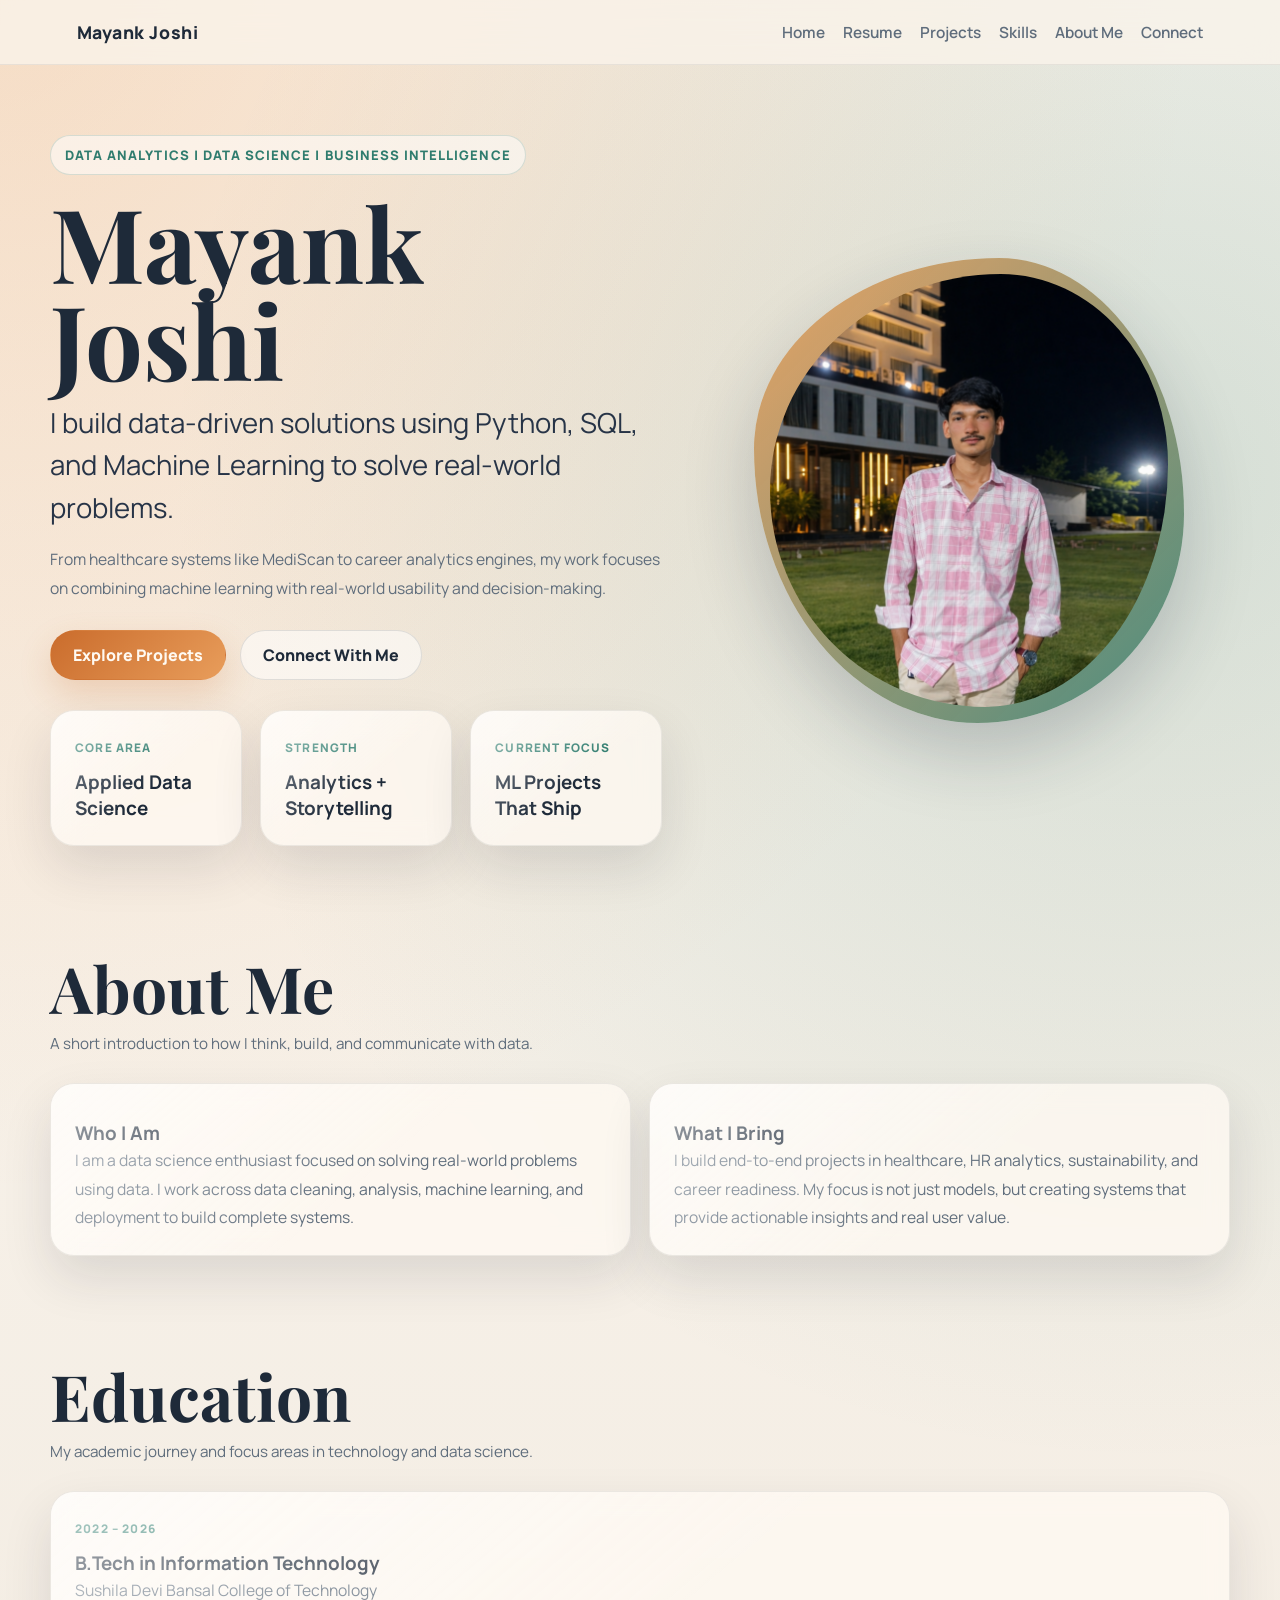
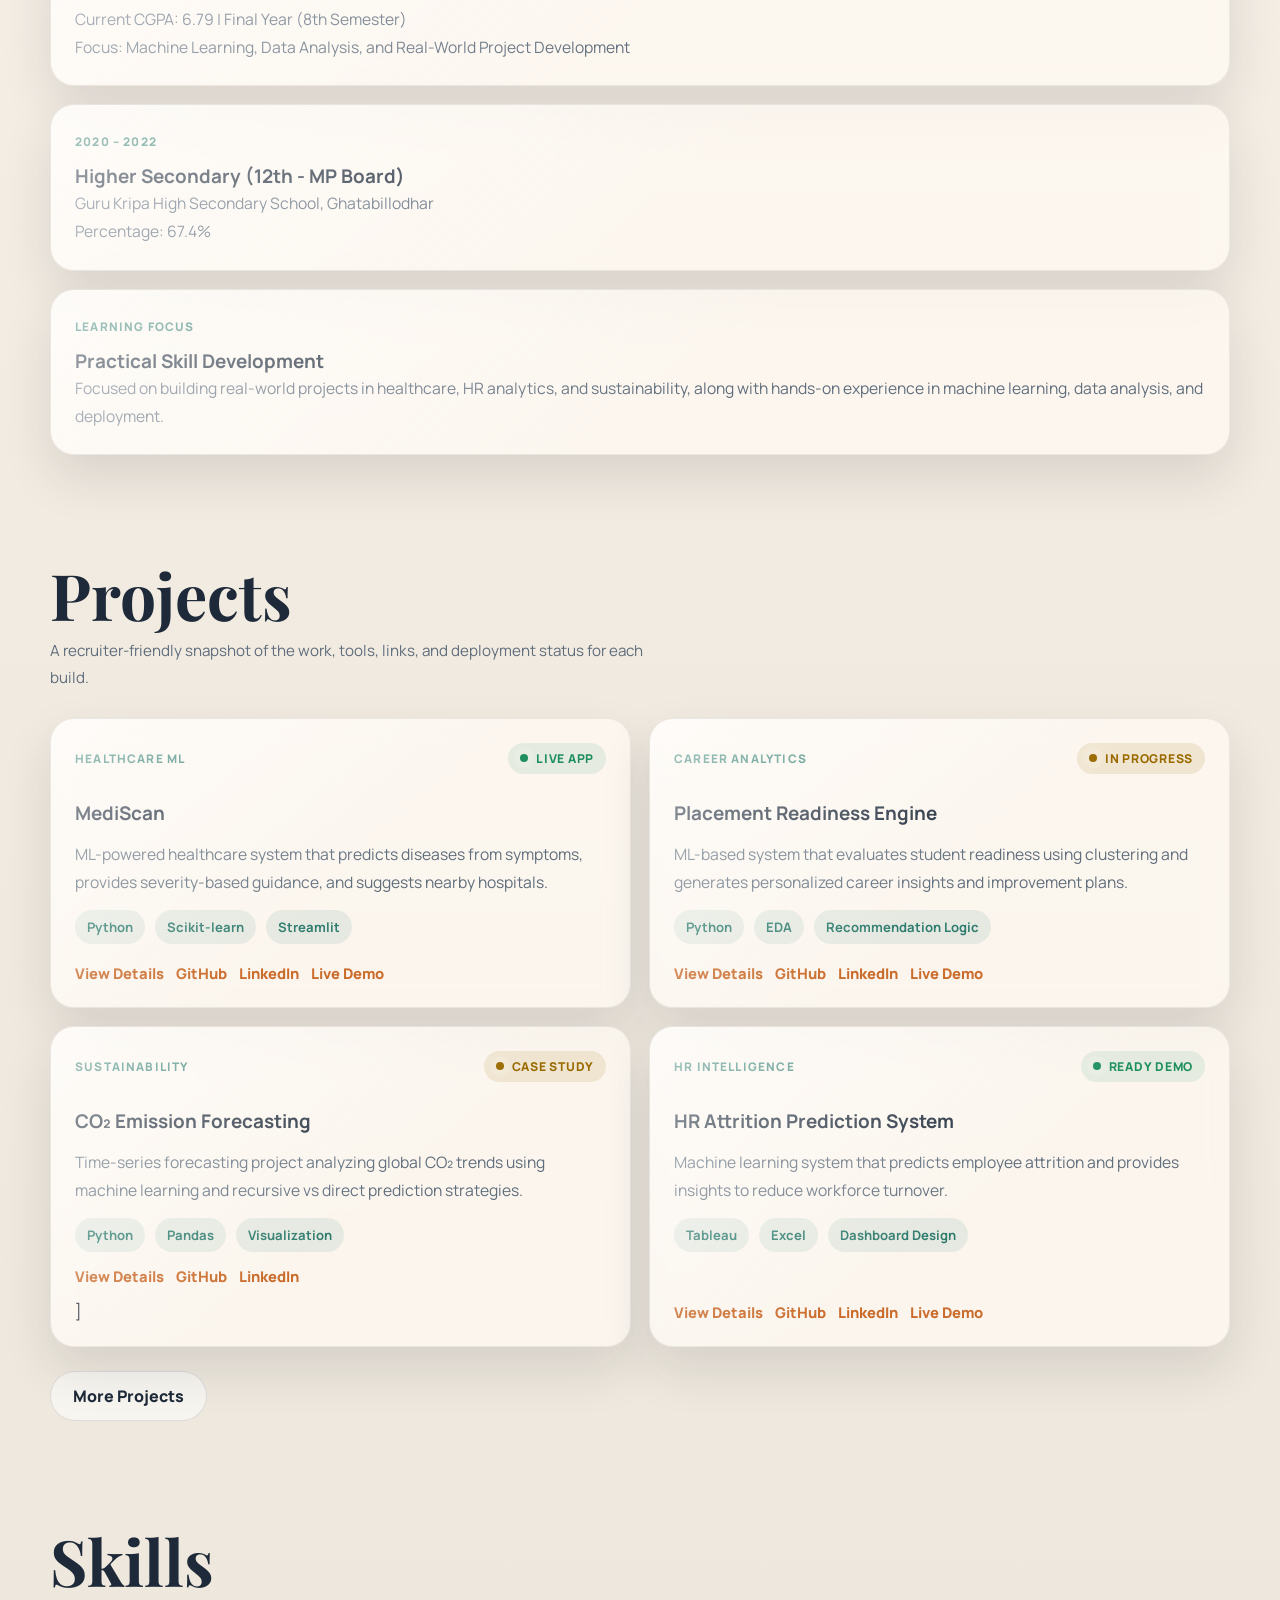
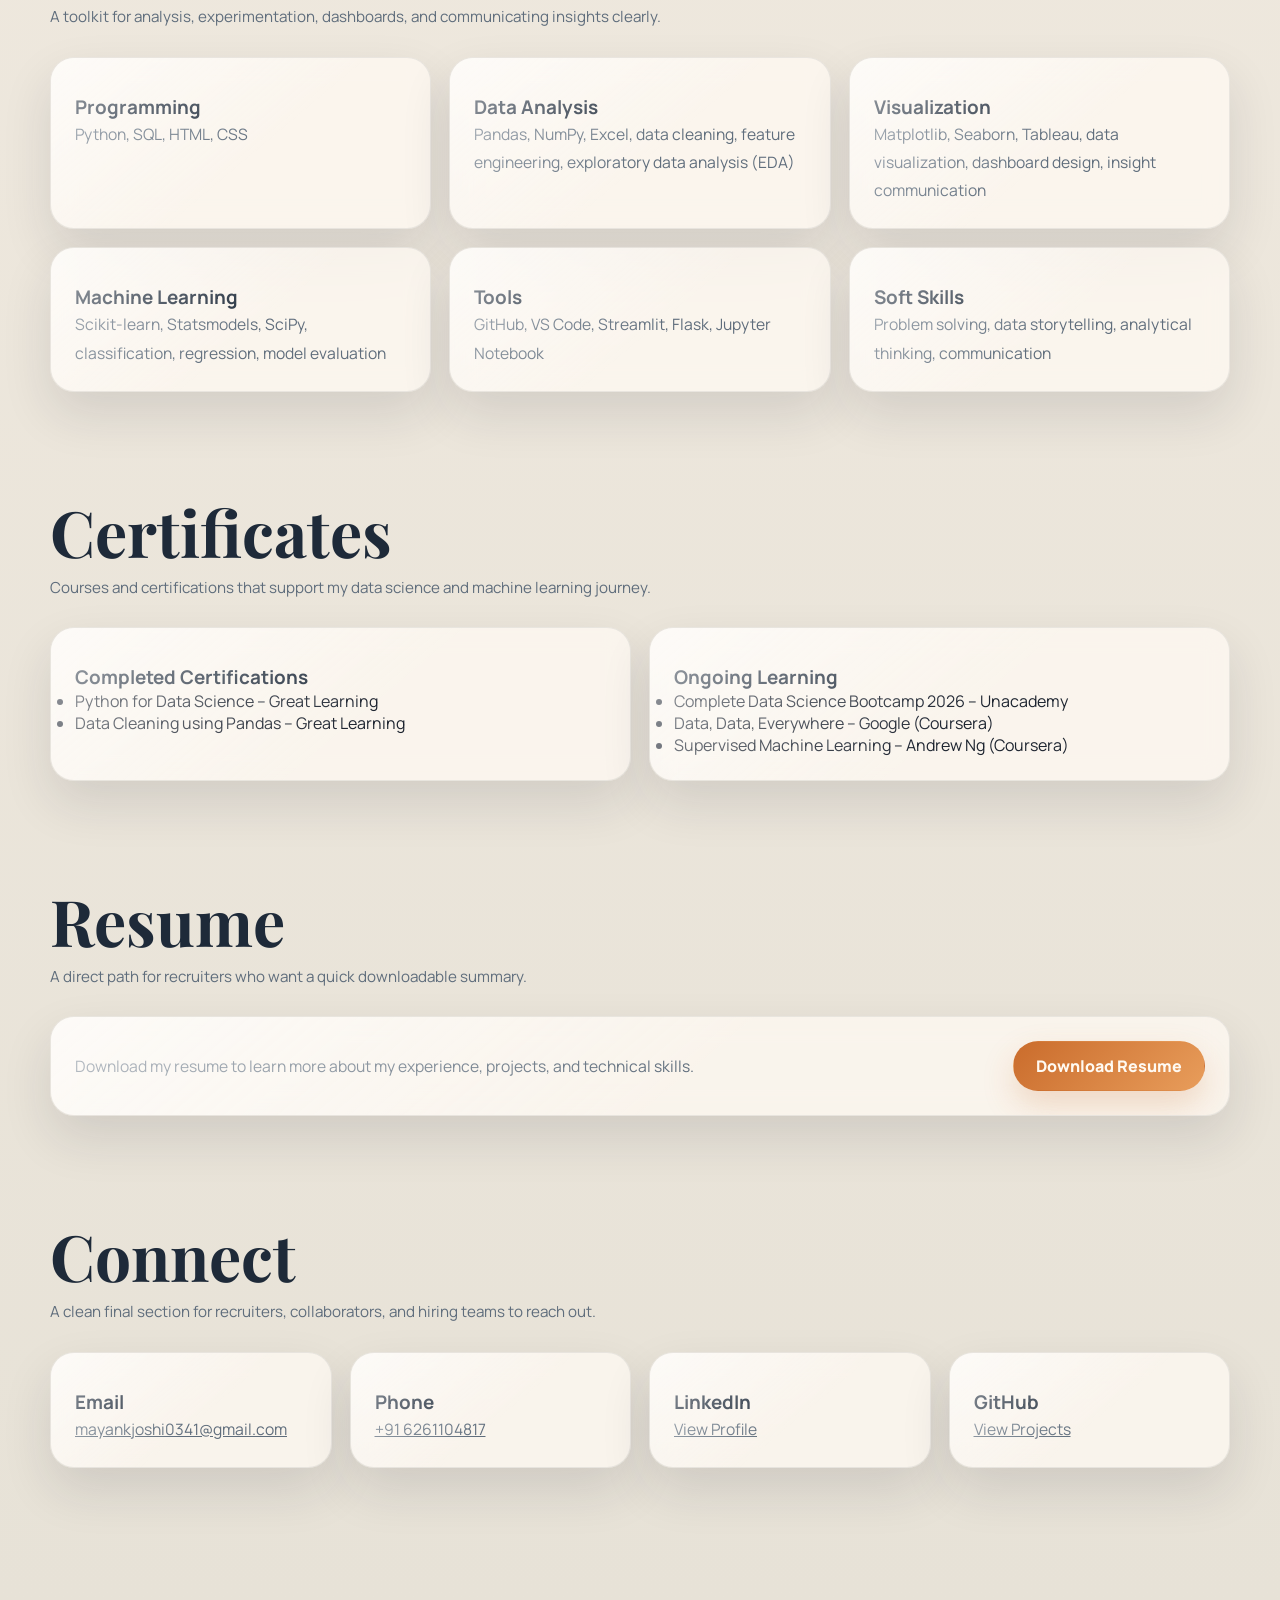
<file: index.html>
<!DOCTYPE html>
<html lang="en">
<head>
    <meta charset="UTF-8">
    <meta name="viewport" content="width=device-width, initial-scale=1.0">
    <title>Mayank Joshi | Data Scientist Portfolio</title>
    <link rel="preconnect" href="https://fonts.googleapis.com">
    <link rel="preconnect" href="https://fonts.gstatic.com" crossorigin>
    <link href="https://fonts.googleapis.com/css2?family=Manrope:wght@400;500;700;800&family=Playfair+Display:wght@600;700&display=swap" rel="stylesheet">
    <link rel="stylesheet" href="style.css">
</head>
<body>
    <nav class="navbar">
        <a class="brand" href="#home">Mayank Joshi</a>
        <ul class="nav-links">
            <li><a href="#home">Home</a></li>
            <li><a href="#resume">Resume</a></li>
            <li><a href="#projects">Projects</a></li>
            <li><a href="#skills">Skills</a></li>
            <li><a href="#about">About Me</a></li>
            <li><a href="#contact">Connect</a></li>
        </ul>
    </nav>

    <main>
        <section class="hero reveal" id="home">
            <div class="hero-copy reveal">
                <p class="eyebrow">Data Analytics | Data Science | Business Intelligence</p>
                <h1>Mayank Joshi</h1>
                <p class="hero-line">
                  I build data-driven solutions using Python, SQL, and Machine Learning to solve real-world problems.
                </p>

                <p class="hero-text">
                    From healthcare systems like MediScan to career analytics engines,
                    my work focuses on combining machine learning with real-world usability and decision-making.
                </p>
                <div class="hero-actions">
                    <a class="btn btn-primary" href="#projects">Explore Projects</a>
                    <a class="btn btn-secondary" href="#contact">Connect With Me</a>
                </div>
                <div class="hero-highlights">
                    <div class="stat-card reveal">
                        <span class="stat-label">Core Area</span>
                        <strong>Applied Data Science</strong>
                    </div>
                    <div class="stat-card reveal">
                        <span class="stat-label">Strength</span>
                        <strong>Analytics + Storytelling</strong>
                    </div>
                    <div class="stat-card reveal">
                        <span class="stat-label">Current Focus</span>
                        <strong>ML Projects That Ship</strong>
                    </div>
                </div>
            </div>

            <div class="hero-visual reveal">
                <div class="blob-shell">
                    <img
                        src="assets/profile.png"
                        alt="Portrait of Mayank Joshi"
                        class="profile-photo"
                        onerror="this.style.display='none'; this.nextElementSibling.style.display='grid';"
                    >
                    <div class="photo-fallback">
                        <span>Your photo</span>
                        <small>Add `assets/profile.jpg`</small>
                    </div>
                </div>
            </div>
        </section>

        <section class="content-section reveal" id="about">
            <div class="section-heading reveal">
                <h2 class="section-tag">About Me</h2>
                <p class="section-subtitle">A short introduction to how I think, build, and communicate with data.</p>
            </div>
            <div class="about-grid">
                <article class="panel reveal">
                    <h3>Who I Am</h3>
                    <p>
                        I am a data science enthusiast focused on solving real-world problems using data.
                        I work across data cleaning, analysis, machine learning, and deployment to build complete systems.
                    </p>
                </article>
                <article class="panel reveal">
                    <h3>What I Bring</h3>
                    <p>
                        I build end-to-end projects in healthcare, HR analytics, sustainability, and career readiness.
                        My focus is not just models, but creating systems that provide actionable insights and real user value.
                    </p>
                </article>
            </div>
        </section>

        <section class="content-section reveal" id="education">
    <div class="section-heading reveal">
        <h2 class="section-tag">Education</h2>
        <p class="section-subtitle">My academic journey and focus areas in technology and data science.</p>
    </div>

    <div class="timeline">

        <article class="timeline-card reveal">
            <span class="timeline-year">2022 – 2026</span>
            <h3>B.Tech in Information Technology</h3>
            <p>Sushila Devi Bansal College of Technology</p>
            <p>Current CGPA: 6.79 | Final Year (8th Semester)</p>
            <p>Focus: Machine Learning, Data Analysis, and Real-World Project Development</p>
        </article>

        <article class="timeline-card reveal">
            <span class="timeline-year">2020 – 2022</span>
            <h3>Higher Secondary (12th - MP Board)</h3>
            <p>Guru Kripa High Secondary School, Ghatabillodhar</p>
            <p>Percentage: 67.4%</p>
        </article>

        <article class="timeline-card reveal">
            <span class="timeline-year">Learning Focus</span>
            <h3>Practical Skill Development</h3>
            <p>
                Focused on building real-world projects in healthcare, HR analytics, and sustainability,
                along with hands-on experience in machine learning, data analysis, and deployment.
            </p>
                    </article>
                
                </div>
            </section>

        <section class="content-section reveal" id="projects">
            <div class="section-heading reveal">
                <h2 class="section-tag">Projects</h2>
                <p class="section-subtitle">A recruiter-friendly snapshot of the work, tools, links, and deployment status for each build.</p>
            </div>

            <div class="card-grid project-grid">
                <article class="project-card project-live reveal">
                    <div class="project-top">
                        <span class="card-kicker">Healthcare ML</span>
                        <span class="project-status status-live">Live App</span>
                    </div>
                    <h3>MediScan</h3>
                    <p>ML-powered healthcare system that predicts diseases from symptoms, provides severity-based guidance, and suggests nearby hospitals.</p>
                    <div class="project-meta">
                        <span>Python</span>
                        <span>Scikit-learn</span>
                        <span>Streamlit</span>
                    </div>
                    <div class="project-links">
                        <a href="projects/mediscan.html">View Details</a>
                        <a href="https://github.com/Mayankjoshi341/MEDISCAN/tree/main/MediScan">GitHub</a>
                        <a href="https://www.linkedin.com/feed/update/urn:li:activity:7434690073696161793/?originTrackingId=m5JLJX4v71FFfzhht5%2BlYw%3D%3D">LinkedIn</a>
                        <a href="https://mayankjoshi341-mediscan-mediscanmediscan-app-bdn9oe.streamlit.app/">Live Demo</a>
                    </div>
                </article>

                <article class="project-card project-build reveal">
                    <div class="project-top">
                        <span class="card-kicker">Career Analytics</span>
                        <span class="project-status status-build">In Progress</span>
                    </div>
                    <h3>Placement Readiness Engine</h3>
                    <p>ML-based system that evaluates student readiness using clustering and generates personalized career insights and improvement plans.</p>
                    <div class="project-meta">
                        <span>Python</span>
                        <span>EDA</span>
                        <span>Recommendation Logic</span>
                    </div>
                    <div class="project-links">
                        <a href="projects/placement.html">View Details</a>
                        <a href="https://github.com/Mayankjoshi341/Placement-Readiness-Analytics-Engine/tree/main/Placement_readiness">GitHub</a>
                        <a href="#" title="Add LinkedIn post or article URL">LinkedIn</a>
                        <a href="#" title="Add deployed dashboard URL">Live Demo</a>
                    </div>
                </article>

                <article class="project-card project-build reveal">
                    <div class="project-top">
                        <span class="card-kicker">Sustainability</span>
                        <span class="project-status status-build">Case Study</span>
                    </div>
                    <h3>CO₂ Emission Forecasting</h3>
                    <p>Time-series forecasting project analyzing global CO₂ trends using machine learning and recursive vs direct prediction strategies.</p>
                    <div class="project-meta">
                        <span>Python</span>
                        <span>Pandas</span>
                        <span>Visualization</span>
                    </div>
                    <div class="project-links">
                        <a href="projects/co2.html">View Details</a>
                        <a href="https://github.com/Mayankjoshi341/Gobal-Emission">GitHub</a>
                        <a href="#" title="Add LinkedIn post or article URL">LinkedIn</a>
                    </div>]
                </article>

                <article class="project-card project-live reveal">
                    <div class="project-top">
                        <span class="card-kicker">HR Intelligence</span>
                        <span class="project-status status-live">Ready Demo</span>
                    </div>
                    <h3>HR Attrition Prediction System</h3>
                    <p>Machine learning system that predicts employee attrition and provides insights to reduce workforce turnover.</p>
                    <div class="project-meta">
                        <span>Tableau</span>
                        <span>Excel</span>
                        <span>Dashboard Design</span>
                    </div>
                    <div class="project-links">
                        <a href="projects/hr.html">View Details</a>
                        <a href="https://github.com/Mayankjoshi341/minor-project/tree/main/minor-project-7sem">GitHub</a>
                        <a href="#" title="Add LinkedIn post or article URL">LinkedIn</a>
                        <a href="#" title="Add deployed dashboard URL">Live Demo</a>
                    </div>
                </article>
            </div>

            <details class="more-projects">
                <summary class="btn btn-secondary">More Projects</summary>
                <div class="card-grid project-grid more-project-grid">
                    <article class="project-card reveal">
                        <div class="project-top">
                            <span class="card-kicker">Forecasting</span>
                            <span class="project-status status-build">Concept</span>
                        </div>
                        <h3>Sales Forecast Studio</h3>
                        <p>Space for a forecasting project featuring trend modeling, business KPIs, and interactive scenario planning.</p>
                        <div class="project-meta">
                            <span>Time Series</span>
                            <span>Python</span>
                            <span>Business Insight</span>
                        </div>
                        <div class="project-links">
                            <a href="#">View Details</a>
                            <a href="#" title="Add GitHub project URL">GitHub</a>
                            <a href="#" title="Add LinkedIn post or article URL">LinkedIn</a>
                        </div>
                    </article>

                    <article class="project-card reveal">
                        <div class="project-top">
                            <span class="card-kicker">Customer Analytics</span>
                            <span class="project-status status-build">Concept</span>
                        </div>
                        <h3>Customer Churn Explorer</h3>
                        <p>Placeholder card for a churn prediction or segmentation project with metrics, model interpretation, and retention strategy.</p>
                        <div class="project-meta">
                            <span>Classification</span>
                            <span>SQL</span>
                            <span>BI Reporting</span>
                        </div>
                        <div class="project-links">
                            <a href="#">View Details</a>
                            <a href="#" title="Add GitHub project URL">GitHub</a>
                            <a href="#" title="Add LinkedIn post or article URL">LinkedIn</a>
                        </div>
                    </article>
                </div>
            </details>
        </section>

        <section class="content-section reveal" id="skills">
            <div class="section-heading reveal">
                <h2 class="section-tag">Skills</h2>
                <p class="section-subtitle">A toolkit for analysis, experimentation, dashboards, and communicating insights clearly.</p>
            </div>
            <div class="card-grid skills-grid">
                <article class="panel reveal">
                    <h3>Programming</h3>
                    <p>Python, SQL, HTML, CSS</p>
                </article>
                <article class="panel reveal">
                    <h3>Data Analysis</h3>
                    <p>Pandas, NumPy, Excel, data cleaning, feature engineering, exploratory data analysis (EDA)</p>
                </article>
                <article class="panel reveal">
                    <h3>Visualization</h3>
                    <p>Matplotlib, Seaborn, Tableau, data visualization, dashboard design, insight communication</p>
                </article>
                <article class="panel reveal">
                    <h3>Machine Learning</h3>
                    <p>Scikit-learn, Statsmodels, SciPy, classification, regression, model evaluation</p>
                </article>
                <article class="panel reveal">
                    <h3>Tools</h3>
                    <p>GitHub, VS Code, Streamlit, Flask, Jupyter Notebook</p>
                </article>
                <article class="panel reveal">
                    <h3>Soft Skills</h3>
                    <p>Problem solving, data storytelling, analytical thinking, communication</p>
                </article>
            </div>
        </section>

        <section class="content-section reveal" id="certificates">
    <div class="section-heading reveal">
        <h2 class="section-tag">Certificates</h2>
        <p class="section-subtitle">Courses and certifications that support my data science and machine learning journey.</p>
    </div>

    <div class="card-grid">

        <article class="panel reveal">
            <h3>Completed Certifications</h3>
            <ul>
                <li>Python for Data Science – Great Learning</li>
                <li>Data Cleaning using Pandas – Great Learning</li>
            </ul>
        </article>

        <article class="panel reveal">
            <h3>Ongoing Learning</h3>
            <ul>
                <li>Complete Data Science Bootcamp 2026 – Unacademy</li>
                <li>Data, Data, Everywhere – Google (Coursera)</li>
                <li>Supervised Machine Learning – Andrew Ng (Coursera)</li>
            </ul>
        </article>

    </div>
</section>

        <section class="content-section reveal" id="resume">
            <div class="section-heading reveal">
                <h2 class="section-tag">Resume</h2>
                <p class="section-subtitle">A direct path for recruiters who want a quick downloadable summary.</p>
            </div>
            <div class="panel resume-panel reveal">
                <p>
                    Download my resume to learn more about my experience, projects, and technical skills.
                </p>
                <a class="btn btn-primary" href="assets/resume.pdf" download>Download Resume</a>
            </div>
        </section>

        <section class="content-section reveal" id="contact">
    <div class="section-heading reveal">
        <h2 class="section-tag">Connect</h2>
        <p class="section-subtitle">A clean final section for recruiters, collaborators, and hiring teams to reach out.</p>
    </div>

    <div class="card-grid contact-grid">

        <article class="panel reveal">
            <h3>Email</h3>
            <p>
                <a href="mailto:mayankjoshi0341@gmail.com">
                    mayankjoshi0341@gmail.com
                </a>
            </p>
        </article>

        <article class="panel reveal">
            <h3>Phone</h3>
            <p>
                <a href="tel:+916261104817">
                    +91 6261104817
                </a>
            </p>
        </article>

        <article class="panel reveal">
            <h3>LinkedIn</h3>
            <p>
                <a href="https://www.linkedin.com/in/mayank-joshi-94772324b/" target="_blank">
                    View Profile
                </a>
            </p>
        </article>

        <article class="panel reveal">
            <h3>GitHub</h3>
            <p>
                <a href="https://github.com/Mayankjoshi341" target="_blank">
                    View Projects
                </a>
            </p>
        </article>

    </div>
</section>
    </main>
    <script>
        const revealItems = document.querySelectorAll(".reveal");

        if ("IntersectionObserver" in window) {
            const revealObserver = new IntersectionObserver((entries) => {
                entries.forEach((entry) => {
                    if (entry.isIntersecting) {
                        entry.target.classList.add("is-visible");
                        revealObserver.unobserve(entry.target);
                    }
                });
            }, {
                threshold: 0.14,
                rootMargin: "0px 0px -40px 0px"
            });

            revealItems.forEach((item) => revealObserver.observe(item));
        } else {
            revealItems.forEach((item) => item.classList.add("is-visible"));
        }
    </script>
</body>
</html>
</file>
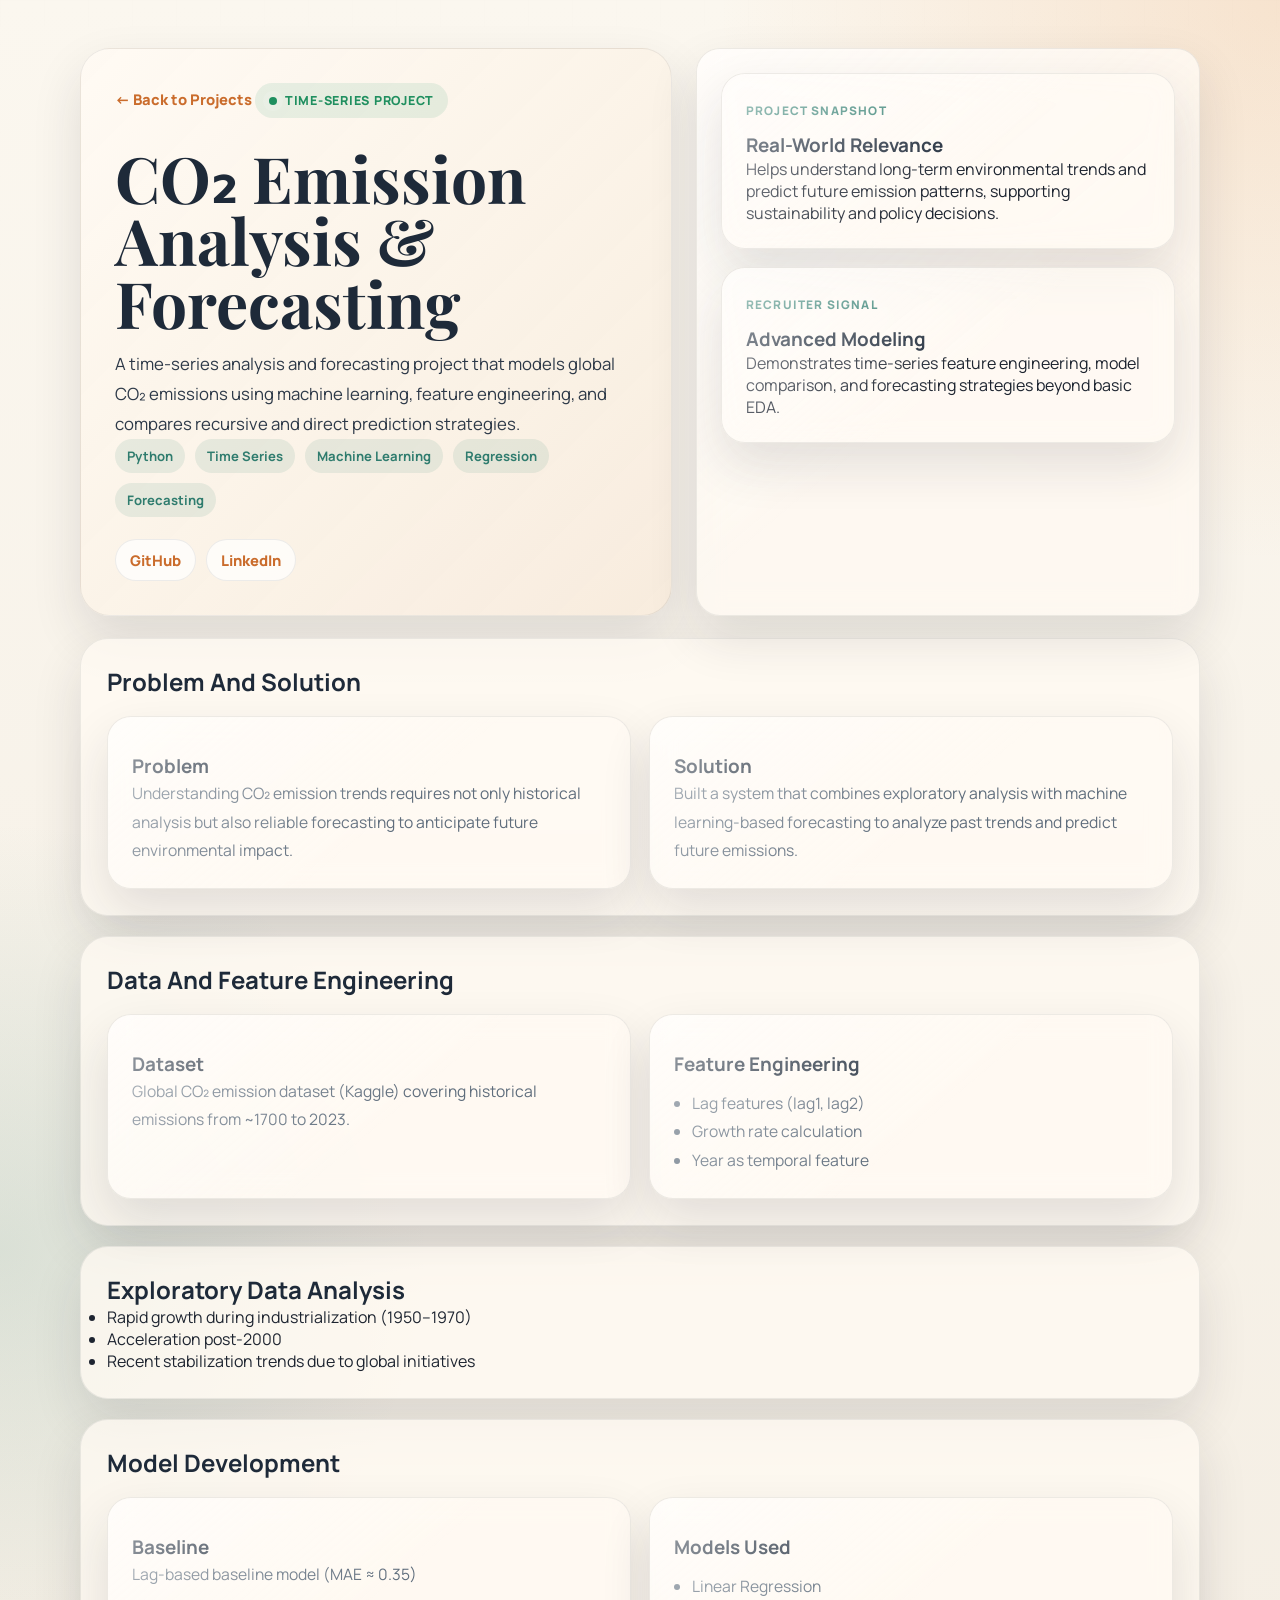
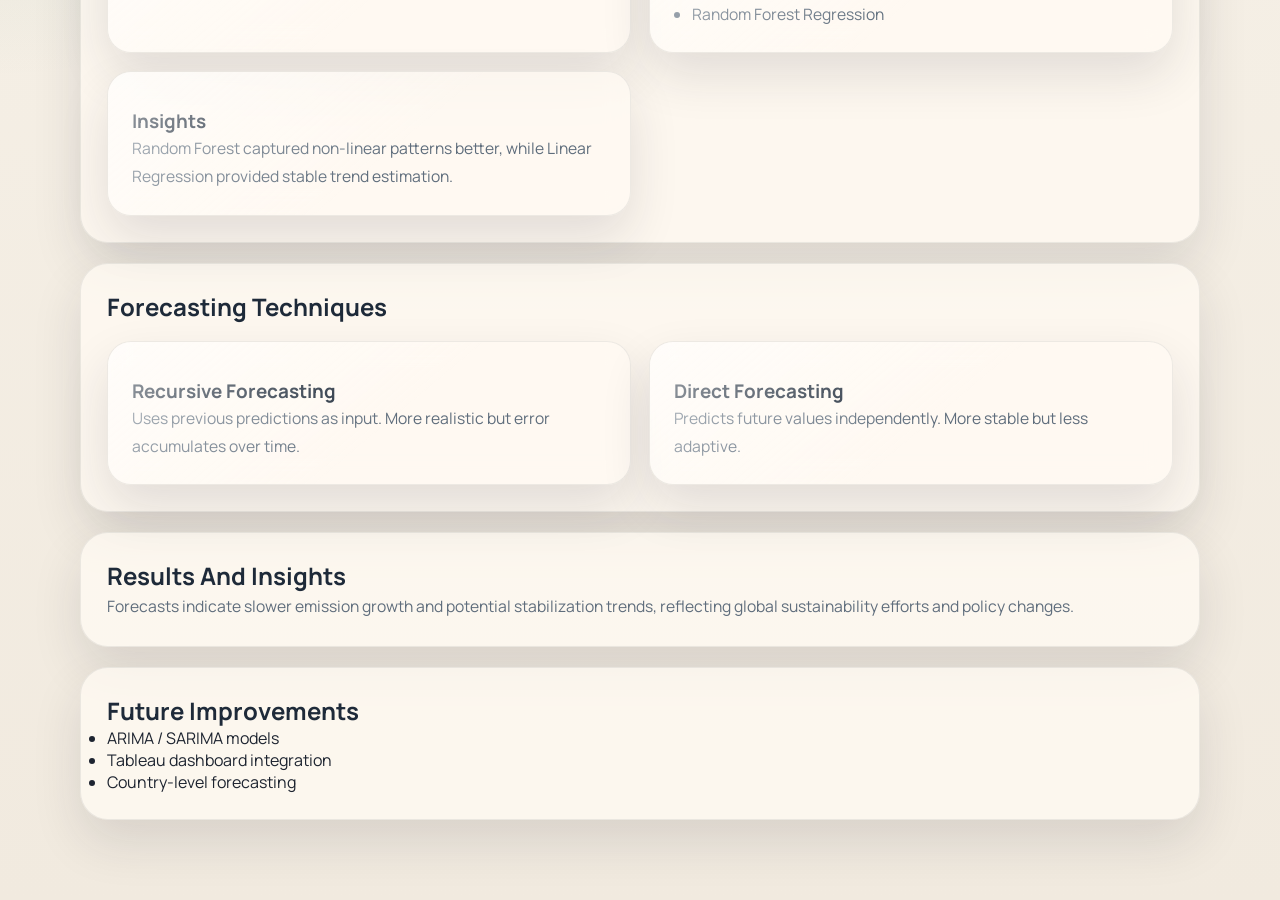
<file: projects/co2.html>
<!DOCTYPE html>
<html lang="en">
<head>
    <meta charset="UTF-8">
    <meta name="viewport" content="width=device-width, initial-scale=1.0">
    <title>CO₂ Emission Analysis & Forecasting | Project Details</title>

    <link href="https://fonts.googleapis.com/css2?family=Manrope:wght@400;500;700;800&family=Playfair+Display:wght@600;700&display=swap" rel="stylesheet">
    <link rel="stylesheet" href="../style.css">
</head>

<body class="project-detail-page">

<div class="detail-shell">

    <!-- HERO -->
    <section class="detail-hero">

        <article class="detail-hero-main">
            <a class="back-link" href="../index.html#projects">← Back to Projects</a>

            <span class="detail-status status-live">Time-Series Project</span>

            <h1>CO₂ Emission Analysis & Forecasting</h1>

            <p class="detail-summary">
                A time-series analysis and forecasting project that models global CO₂ emissions using machine learning,
                feature engineering, and compares recursive and direct prediction strategies.
            </p>

            <div class="detail-tags">
                <span>Python</span>
                <span>Time Series</span>
                <span>Machine Learning</span>
                <span>Regression</span>
                <span>Forecasting</span>
            </div>

            <div class="detail-links">
                <a href="#">GitHub</a>
                <a href="#">LinkedIn</a>
            </div>
        </article>

        <aside class="detail-sidebar">

            <div class="detail-card">
                <span class="detail-label">Project Snapshot</span>
                <h3>Real-World Relevance</h3>
                <p>
                    Helps understand long-term environmental trends and predict future emission patterns,
                    supporting sustainability and policy decisions.
                </p>
            </div>

            <div class="detail-card">
                <span class="detail-label">Recruiter Signal</span>
                <h3>Advanced Modeling</h3>
                <p>
                    Demonstrates time-series feature engineering, model comparison,
                    and forecasting strategies beyond basic EDA.
                </p>
            </div>

        </aside>
    </section>

    <!-- CONTENT -->
    <section class="detail-content">

        <!-- PROBLEM -->
        <article class="detail-section">
            <h2>Problem And Solution</h2>

            <div class="detail-grid">

                <div class="detail-card">
                    <h3>Problem</h3>
                    <p>
                        Understanding CO₂ emission trends requires not only historical analysis
                        but also reliable forecasting to anticipate future environmental impact.
                    </p>
                </div>

                <div class="detail-card">
                    <h3>Solution</h3>
                    <p>
                        Built a system that combines exploratory analysis with machine learning-based
                        forecasting to analyze past trends and predict future emissions.
                    </p>
                </div>

            </div>
        </article>

        <!-- DATA & FEATURES -->
        <article class="detail-section">
            <h2>Data And Feature Engineering</h2>

            <div class="detail-grid">

                <div class="detail-card">
                    <h3>Dataset</h3>
                    <p>
                        Global CO₂ emission dataset (Kaggle) covering historical emissions from ~1700 to 2023.
                    </p>
                </div>

                <div class="detail-card">
                    <h3>Feature Engineering</h3>
                    <ul>
                        <li>Lag features (lag1, lag2)</li>
                        <li>Growth rate calculation</li>
                        <li>Year as temporal feature</li>
                    </ul>
                </div>

            </div>
        </article>

        <!-- EDA -->
        <article class="detail-section">
            <h2>Exploratory Data Analysis</h2>

            <ul>
                <li>Rapid growth during industrialization (1950–1970)</li>
                <li>Acceleration post-2000</li>
                <li>Recent stabilization trends due to global initiatives</li>
            </ul>

        </article>

        <!-- MODEL -->
        <article class="detail-section">
            <h2>Model Development</h2>

            <div class="detail-grid">

                <div class="detail-card">
                    <h3>Baseline</h3>
                    <p>Lag-based baseline model (MAE ≈ 0.35)</p>
                </div>

                <div class="detail-card">
                    <h3>Models Used</h3>
                    <ul>
                        <li>Linear Regression</li>
                        <li>Random Forest Regression</li>
                    </ul>
                </div>

                <div class="detail-card">
                    <h3>Insights</h3>
                    <p>
                        Random Forest captured non-linear patterns better,
                        while Linear Regression provided stable trend estimation.
                    </p>
                </div>

            </div>
        </article>

        <!-- FORECASTING -->
        <article class="detail-section">
            <h2>Forecasting Techniques</h2>

            <div class="detail-grid">

                <div class="detail-card">
                    <h3>Recursive Forecasting</h3>
                    <p>
                        Uses previous predictions as input. More realistic but error accumulates over time.
                    </p>
                </div>

                <div class="detail-card">
                    <h3>Direct Forecasting</h3>
                    <p>
                        Predicts future values independently. More stable but less adaptive.
                    </p>
                </div>

            </div>
        </article>

        <!-- RESULTS -->
        <article class="detail-section">
            <h2>Results And Insights</h2>
            <p>
                Forecasts indicate slower emission growth and potential stabilization trends,
                reflecting global sustainability efforts and policy changes.
            </p>
        </article>

        <!-- FUTURE -->
        <article class="detail-section">
            <h2>Future Improvements</h2>
            <ul>
                <li>ARIMA / SARIMA models</li>
                <li>Tableau dashboard integration</li>
                <li>Country-level forecasting</li>
            </ul>
        </article>

    </section>

</div>

</body>
</html>
</file>
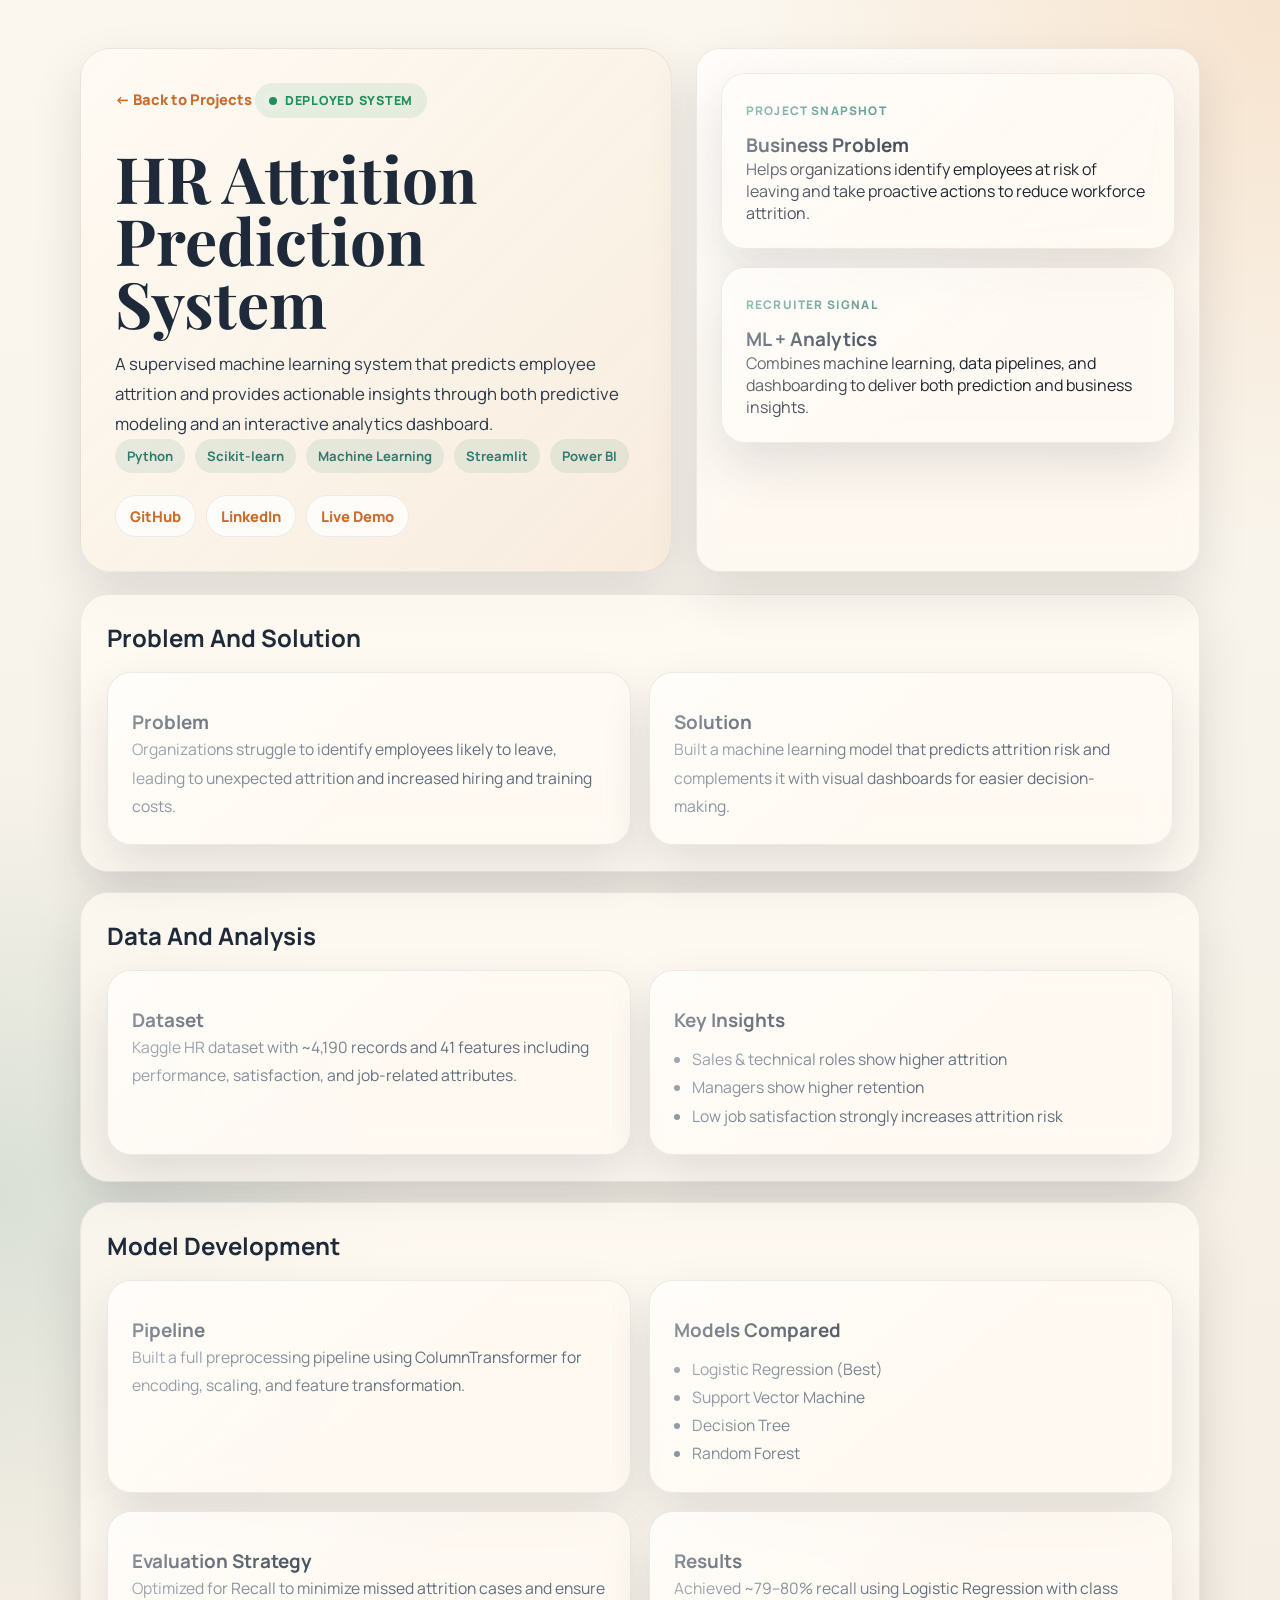
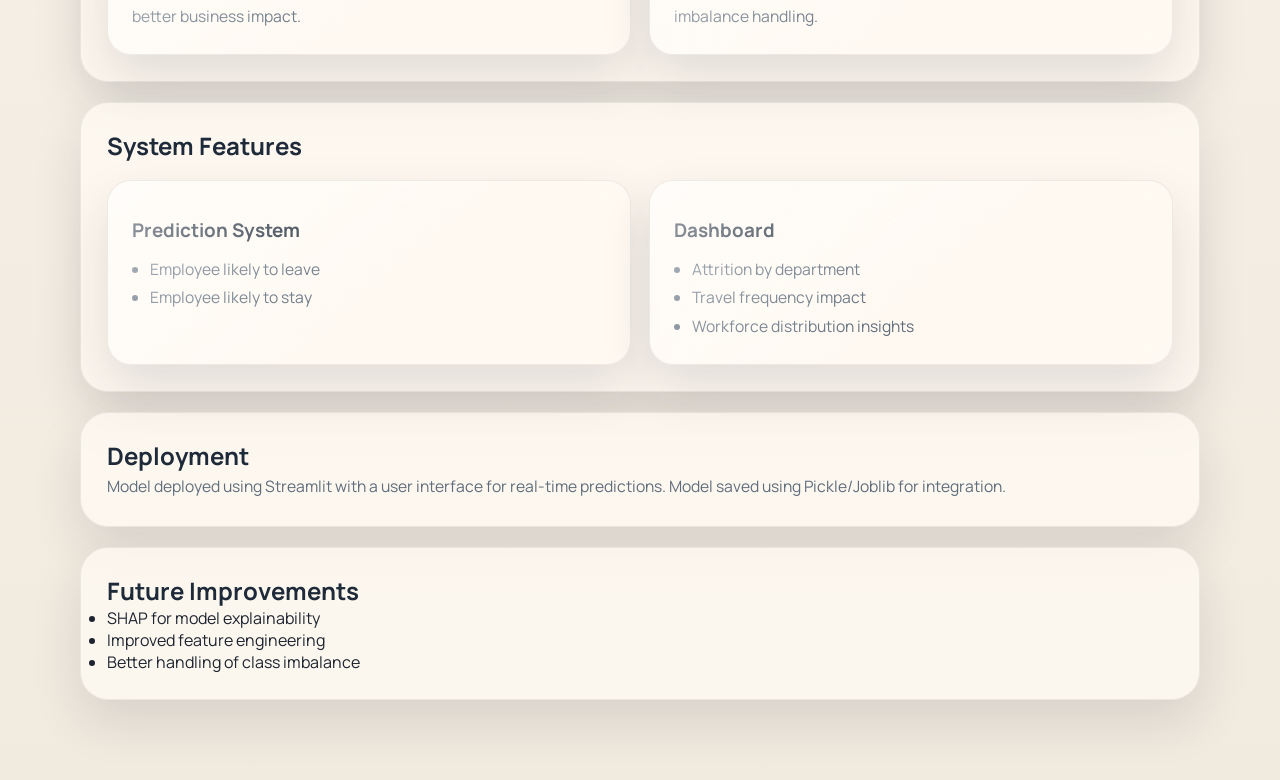
<file: projects/hr.html>
<!DOCTYPE html>
<html lang="en">
<head>
    <meta charset="UTF-8">
    <meta name="viewport" content="width=device-width, initial-scale=1.0">
    <title>HR Attrition Prediction System | Project Details</title>

    <link href="https://fonts.googleapis.com/css2?family=Manrope:wght@400;500;700;800&family=Playfair+Display:wght@600;700&display=swap" rel="stylesheet">
    <link rel="stylesheet" href="../style.css">
</head>

<body class="project-detail-page">

<div class="detail-shell">

    <!-- HERO -->
    <section class="detail-hero">

        <article class="detail-hero-main">
            <a class="back-link" href="../index.html#projects">← Back to Projects</a>

            <span class="detail-status status-live">Deployed System</span>

            <h1>HR Attrition Prediction System</h1>

            <p class="detail-summary">
                A supervised machine learning system that predicts employee attrition and provides actionable insights
                through both predictive modeling and an interactive analytics dashboard.
            </p>

            <div class="detail-tags">
                <span>Python</span>
                <span>Scikit-learn</span>
                <span>Machine Learning</span>
                <span>Streamlit</span>
                <span>Power BI</span>
            </div>

            <div class="detail-links">
                <a href="#">GitHub</a>
                <a href="#">LinkedIn</a>
                <a href="#">Live Demo</a>
            </div>
        </article>

        <aside class="detail-sidebar">

            <div class="detail-card">
                <span class="detail-label">Project Snapshot</span>
                <h3>Business Problem</h3>
                <p>
                    Helps organizations identify employees at risk of leaving and take proactive actions
                    to reduce workforce attrition.
                </p>
            </div>

            <div class="detail-card">
                <span class="detail-label">Recruiter Signal</span>
                <h3>ML + Analytics</h3>
                <p>
                    Combines machine learning, data pipelines, and dashboarding to deliver both prediction
                    and business insights.
                </p>
            </div>

        </aside>
    </section>

    <!-- CONTENT -->
    <section class="detail-content">

        <!-- PROBLEM & SOLUTION -->
        <article class="detail-section">
            <h2>Problem And Solution</h2>

            <div class="detail-grid">

                <div class="detail-card">
                    <h3>Problem</h3>
                    <p>
                        Organizations struggle to identify employees likely to leave, leading to unexpected attrition
                        and increased hiring and training costs.
                    </p>
                </div>

                <div class="detail-card">
                    <h3>Solution</h3>
                    <p>
                        Built a machine learning model that predicts attrition risk and complements it with
                        visual dashboards for easier decision-making.
                    </p>
                </div>

            </div>
        </article>

        <!-- DATA & EDA -->
        <article class="detail-section">
            <h2>Data And Analysis</h2>

            <div class="detail-grid">

                <div class="detail-card">
                    <h3>Dataset</h3>
                    <p>
                        Kaggle HR dataset with ~4,190 records and 41 features including performance,
                        satisfaction, and job-related attributes.
                    </p>
                </div>

                <div class="detail-card">
                    <h3>Key Insights</h3>
                    <ul>
                        <li>Sales & technical roles show higher attrition</li>
                        <li>Managers show higher retention</li>
                        <li>Low job satisfaction strongly increases attrition risk</li>
                    </ul>
                </div>

            </div>
        </article>

        <!-- MODEL -->
        <article class="detail-section">
            <h2>Model Development</h2>

            <div class="detail-grid">

                <div class="detail-card">
                    <h3>Pipeline</h3>
                    <p>
                        Built a full preprocessing pipeline using ColumnTransformer for encoding,
                        scaling, and feature transformation.
                    </p>
                </div>

                <div class="detail-card">
                    <h3>Models Compared</h3>
                    <ul>
                        <li>Logistic Regression (Best)</li>
                        <li>Support Vector Machine</li>
                        <li>Decision Tree</li>
                        <li>Random Forest</li>
                    </ul>
                </div>

                <div class="detail-card">
                    <h3>Evaluation Strategy</h3>
                    <p>
                        Optimized for Recall to minimize missed attrition cases and ensure better business impact.
                    </p>
                </div>

                <div class="detail-card">
                    <h3>Results</h3>
                    <p>
                        Achieved ~79–80% recall using Logistic Regression with class imbalance handling.
                    </p>
                </div>

            </div>
        </article>

        <!-- FEATURES -->
        <article class="detail-section">
            <h2>System Features</h2>

            <div class="detail-grid">

                <div class="detail-card">
                    <h3>Prediction System</h3>
                    <ul>
                        <li>Employee likely to leave</li>
                        <li>Employee likely to stay</li>
                    </ul>
                </div>

                <div class="detail-card">
                    <h3>Dashboard</h3>
                    <ul>
                        <li>Attrition by department</li>
                        <li>Travel frequency impact</li>
                        <li>Workforce distribution insights</li>
                    </ul>
                </div>

            </div>
        </article>

        <!-- DEPLOYMENT -->
        <article class="detail-section">
            <h2>Deployment</h2>
            <p>
                Model deployed using Streamlit with a user interface for real-time predictions.
                Model saved using Pickle/Joblib for integration.
            </p>
        </article>

        <!-- FUTURE -->
        <article class="detail-section">
            <h2>Future Improvements</h2>
            <ul>
                <li>SHAP for model explainability</li>
                <li>Improved feature engineering</li>
                <li>Better handling of class imbalance</li>
            </ul>
        </article>

    </section>

</div>

</body>
</html>
</file>
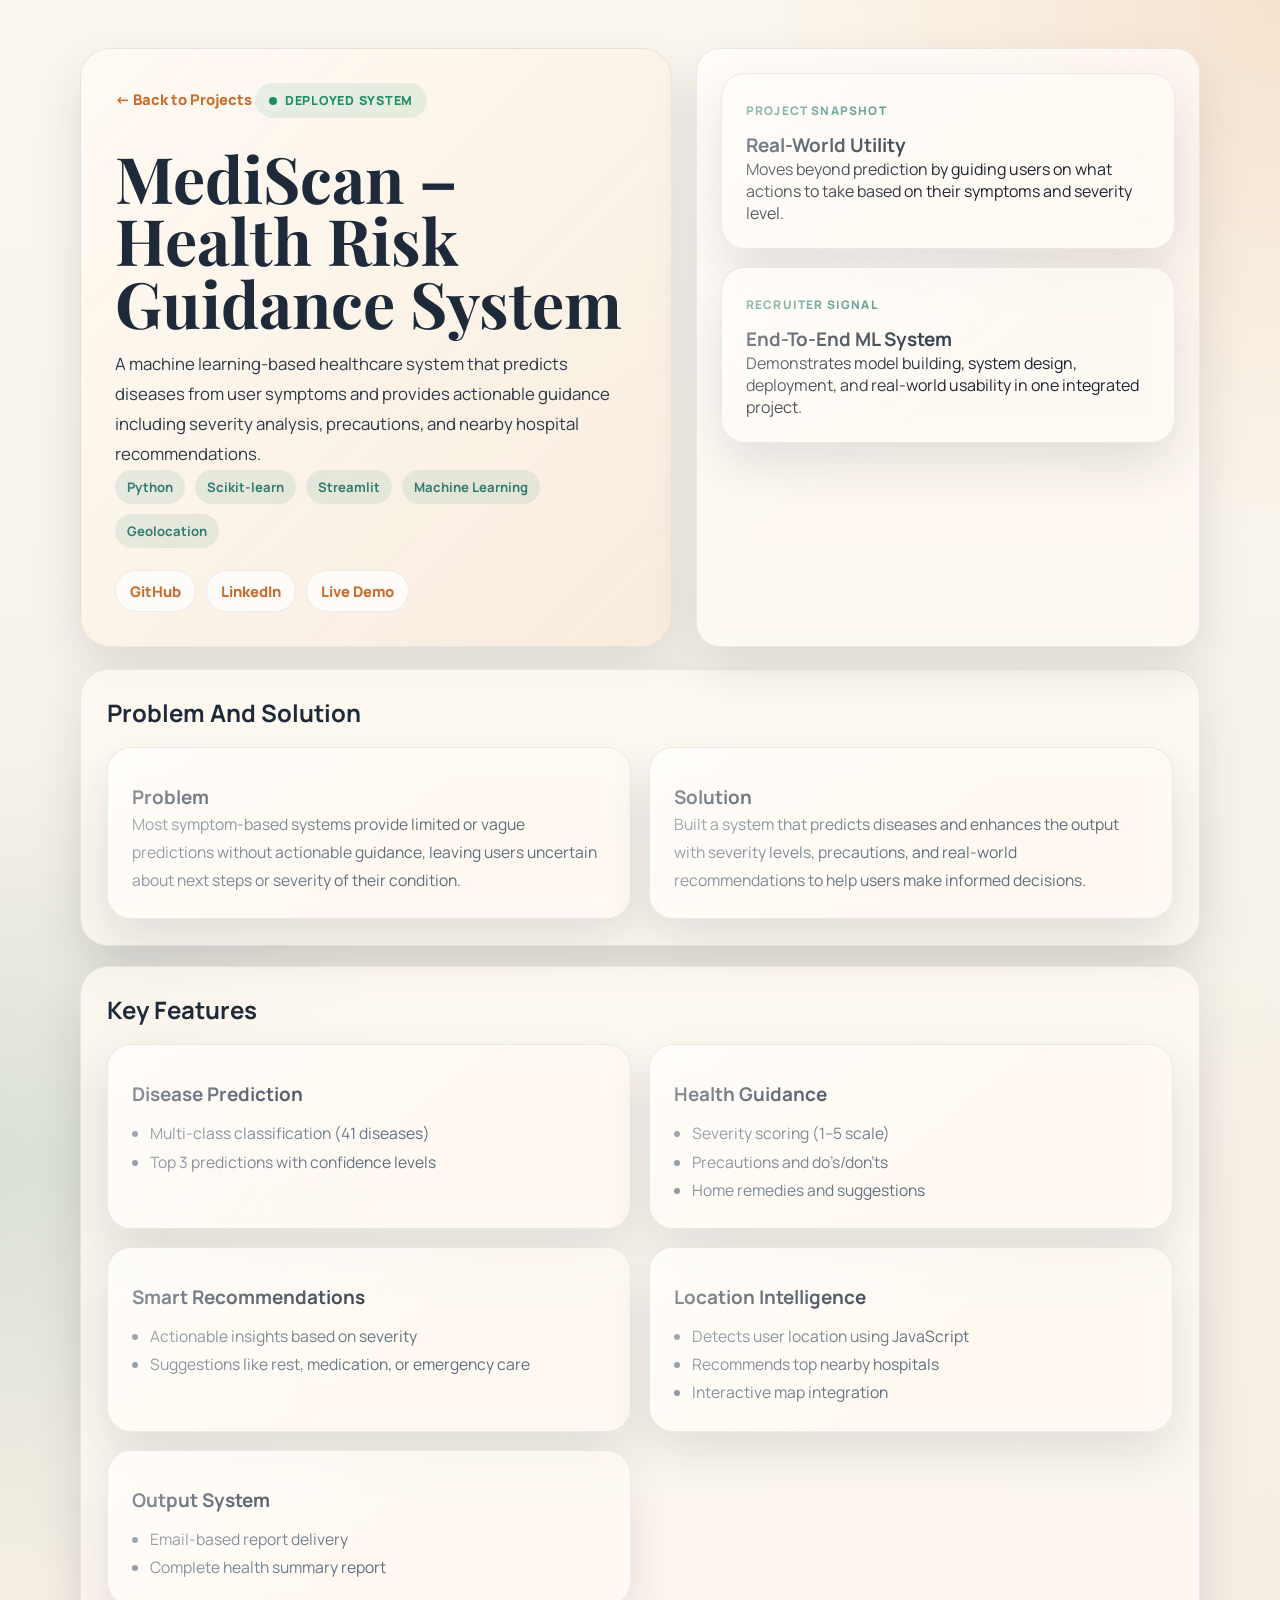
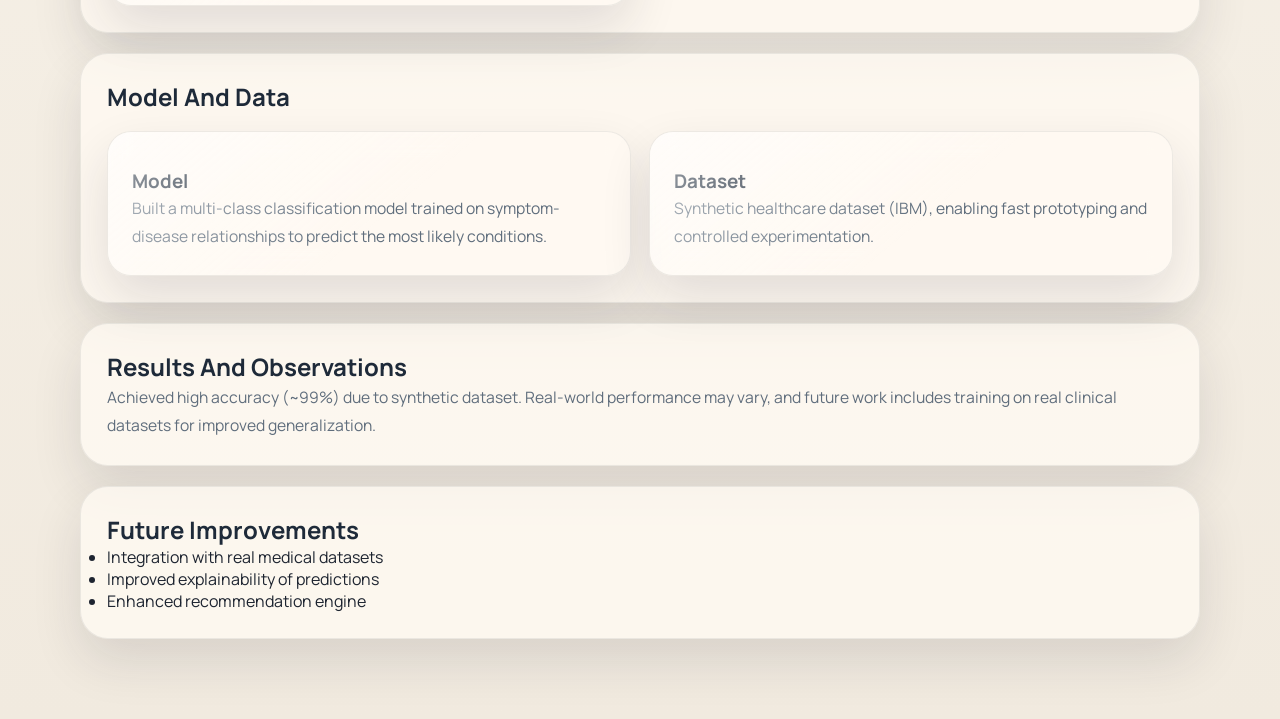
<file: projects/mediscan.html>
<!DOCTYPE html>
<html lang="en">
<head>
    <meta charset="UTF-8">
    <meta name="viewport" content="width=device-width, initial-scale=1.0">
    <title>MediScan | Project Details</title>

    <link href="https://fonts.googleapis.com/css2?family=Manrope:wght@400;500;700;800&family=Playfair+Display:wght@600;700&display=swap" rel="stylesheet">
    <link rel="stylesheet" href="../style.css">
</head>

<body class="project-detail-page">

<div class="detail-shell">

    <!-- HERO -->
    <section class="detail-hero">

        <article class="detail-hero-main">
            <a class="back-link" href="../index.html#projects">← Back to Projects</a>

            <span class="detail-status status-live">Deployed System</span>

            <h1>MediScan – Health Risk Guidance System</h1>

            <p class="detail-summary">
                A machine learning-based healthcare system that predicts diseases from user symptoms
                and provides actionable guidance including severity analysis, precautions, and nearby hospital recommendations.
            </p>

            <div class="detail-tags">
                <span>Python</span>
                <span>Scikit-learn</span>
                <span>Streamlit</span>
                <span>Machine Learning</span>
                <span>Geolocation</span>
            </div>

            <div class="detail-links">
                <a href="https://github.com/Mayankjoshi341/MEDISCAN">GitHub</a>
                <a href="https://www.linkedin.com/feed/update/urn:li:activity:7434690073696161793/?originTrackingId=m5JLJX4v71FFfzhht5%2BlYw%3D%3D">LinkedIn</a>
                <a href="https://mayankjoshi341-mediscan-mediscanmediscan-app-bdn9oe.streamlit.app/">Live Demo</a>
            </div>
        </article>

        <aside class="detail-sidebar">

            <div class="detail-card">
                <span class="detail-label">Project Snapshot</span>
                <h3>Real-World Utility</h3>
                <p>
                    Moves beyond prediction by guiding users on what actions to take based on their symptoms and severity level.
                </p>
            </div>

            <div class="detail-card">
                <span class="detail-label">Recruiter Signal</span>
                <h3>End-To-End ML System</h3>
                <p>
                    Demonstrates model building, system design, deployment, and real-world usability in one integrated project.
                </p>
            </div>

        </aside>
    </section>

    <!-- CONTENT -->
    <section class="detail-content">

        <!-- PROBLEM & SOLUTION -->
        <article class="detail-section">
            <h2>Problem And Solution</h2>

            <div class="detail-grid">

                <div class="detail-card">
                    <h3>Problem</h3>
                    <p>
                        Most symptom-based systems provide limited or vague predictions without actionable guidance,
                        leaving users uncertain about next steps or severity of their condition.
                    </p>
                </div>

                <div class="detail-card">
                    <h3>Solution</h3>
                    <p>
                        Built a system that predicts diseases and enhances the output with severity levels,
                        precautions, and real-world recommendations to help users make informed decisions.
                    </p>
                </div>

            </div>
        </article>

        <!-- FEATURES -->
        <article class="detail-section">
            <h2>Key Features</h2>

            <div class="detail-grid">

                <div class="detail-card">
                    <h3>Disease Prediction</h3>
                    <ul>
                        <li>Multi-class classification (41 diseases)</li>
                        <li>Top 3 predictions with confidence levels</li>
                    </ul>
                </div>

                <div class="detail-card">
                    <h3>Health Guidance</h3>
                    <ul>
                        <li>Severity scoring (1–5 scale)</li>
                        <li>Precautions and do’s/don’ts</li>
                        <li>Home remedies and suggestions</li>
                    </ul>
                </div>

                <div class="detail-card">
                    <h3>Smart Recommendations</h3>
                    <ul>
                        <li>Actionable insights based on severity</li>
                        <li>Suggestions like rest, medication, or emergency care</li>
                    </ul>
                </div>

                <div class="detail-card">
                    <h3>Location Intelligence</h3>
                    <ul>
                        <li>Detects user location using JavaScript</li>
                        <li>Recommends top nearby hospitals</li>
                        <li>Interactive map integration</li>
                    </ul>
                </div>

                <div class="detail-card">
                    <h3>Output System</h3>
                    <ul>
                        <li>Email-based report delivery</li>
                        <li>Complete health summary report</li>
                    </ul>
                </div>

            </div>
        </article>

        <!-- MODEL -->
        <article class="detail-section">
            <h2>Model And Data</h2>

            <div class="detail-grid">

                <div class="detail-card">
                    <h3>Model</h3>
                    <p>
                        Built a multi-class classification model trained on symptom-disease relationships
                        to predict the most likely conditions.
                    </p>
                </div>

                <div class="detail-card">
                    <h3>Dataset</h3>
                    <p>
                        Synthetic healthcare dataset (IBM), enabling fast prototyping and controlled experimentation.
                    </p>
                </div>

            </div>
        </article>

        <!-- RESULTS -->
        <article class="detail-section">
            <h2>Results And Observations</h2>
            <p>
                Achieved high accuracy (~99%) due to synthetic dataset. Real-world performance may vary,
                and future work includes training on real clinical datasets for improved generalization.
            </p>
        </article>

        <!-- FUTURE -->
        <article class="detail-section">
            <h2>Future Improvements</h2>
            <ul>
                <li>Integration with real medical datasets</li>
                <li>Improved explainability of predictions</li>
                <li>Enhanced recommendation engine</li>
            </ul>
        </article>

    </section>

</div>

</body>
</html>
</file>
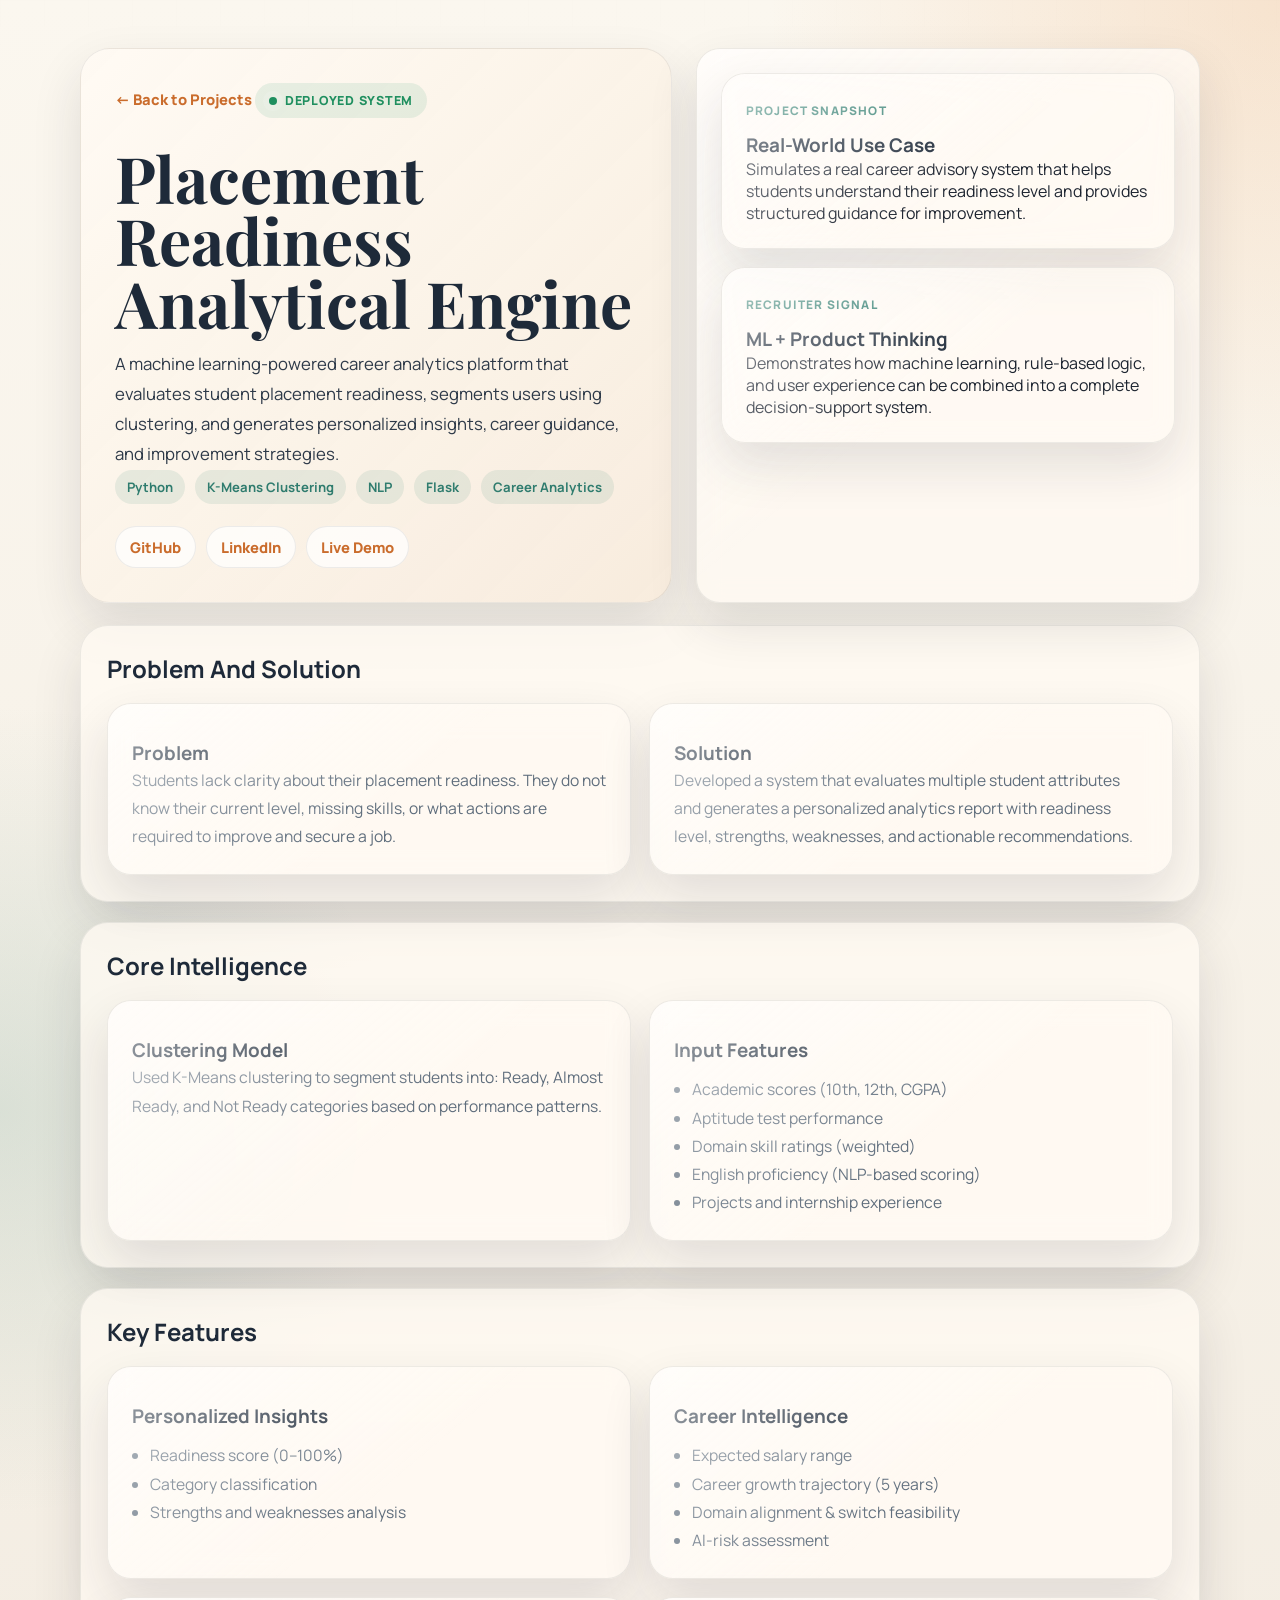
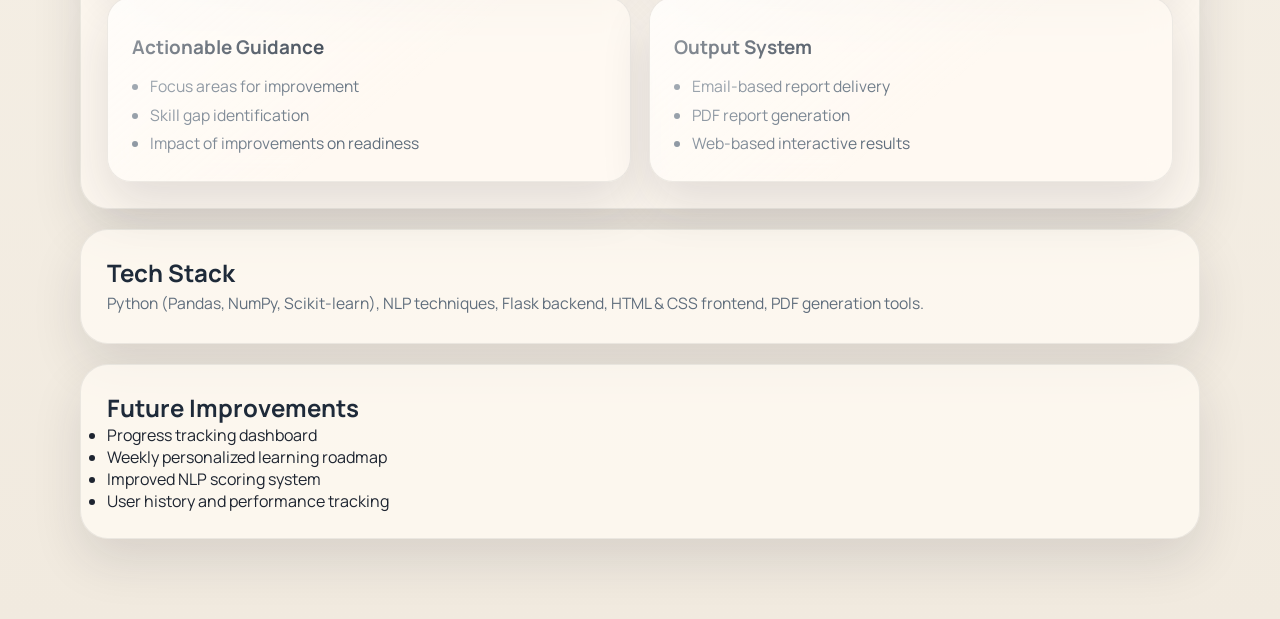
<file: projects/placement.html>
<!DOCTYPE html>
<html lang="en">
<head>
    <meta charset="UTF-8">
    <meta name="viewport" content="width=device-width, initial-scale=1.0">
    <title>Placement Readiness Engine | Project Details</title>

    <link href="https://fonts.googleapis.com/css2?family=Manrope:wght@400;500;700;800&family=Playfair+Display:wght@600;700&display=swap" rel="stylesheet">
    <link rel="stylesheet" href="../style.css">
</head>

<body class="project-detail-page">

<div class="detail-shell">

    <!-- HERO -->
    <section class="detail-hero">

        <article class="detail-hero-main">
            <a class="back-link" href="../index.html#projects">← Back to Projects</a>

            <span class="detail-status status-live">Deployed System</span>

            <h1>Placement Readiness Analytical Engine</h1>

            <p class="detail-summary">
                A machine learning-powered career analytics platform that evaluates student placement readiness,
                segments users using clustering, and generates personalized insights, career guidance, and improvement strategies.
            </p>

            <div class="detail-tags">
                <span>Python</span>
                <span>K-Means Clustering</span>
                <span>NLP</span>
                <span>Flask</span>
                <span>Career Analytics</span>
            </div>

            <div class="detail-links">
                <a href="#">GitHub</a>
                <a href="#">LinkedIn</a>
                <a href="#">Live Demo</a>
            </div>
        </article>

        <aside class="detail-sidebar">

            <div class="detail-card">
                <span class="detail-label">Project Snapshot</span>
                <h3>Real-World Use Case</h3>
                <p>
                    Simulates a real career advisory system that helps students understand their readiness
                    level and provides structured guidance for improvement.
                </p>
            </div>

            <div class="detail-card">
                <span class="detail-label">Recruiter Signal</span>
                <h3>ML + Product Thinking</h3>
                <p>
                    Demonstrates how machine learning, rule-based logic, and user experience can be combined
                    into a complete decision-support system.
                </p>
            </div>

        </aside>
    </section>

    <!-- CONTENT -->
    <section class="detail-content">

        <!-- PROBLEM & SOLUTION -->
        <article class="detail-section">
            <h2>Problem And Solution</h2>

            <div class="detail-grid">

                <div class="detail-card">
                    <h3>Problem</h3>
                    <p>
                        Students lack clarity about their placement readiness. They do not know their current level,
                        missing skills, or what actions are required to improve and secure a job.
                    </p>
                </div>

                <div class="detail-card">
                    <h3>Solution</h3>
                    <p>
                        Developed a system that evaluates multiple student attributes and generates a
                        personalized analytics report with readiness level, strengths, weaknesses,
                        and actionable recommendations.
                    </p>
                </div>

            </div>
        </article>

        <!-- CORE MODEL -->
        <article class="detail-section">
            <h2>Core Intelligence</h2>

            <div class="detail-grid">

                <div class="detail-card">
                    <h3>Clustering Model</h3>
                    <p>
                        Used K-Means clustering to segment students into:
                        Ready, Almost Ready, and Not Ready categories based on performance patterns.
                    </p>
                </div>

                <div class="detail-card">
                    <h3>Input Features</h3>
                    <ul>
                        <li>Academic scores (10th, 12th, CGPA)</li>
                        <li>Aptitude test performance</li>
                        <li>Domain skill ratings (weighted)</li>
                        <li>English proficiency (NLP-based scoring)</li>
                        <li>Projects and internship experience</li>
                    </ul>
                </div>

            </div>
        </article>

        <!-- FEATURES -->
        <article class="detail-section">
            <h2>Key Features</h2>

            <div class="detail-grid">

                <div class="detail-card">
                    <h3>Personalized Insights</h3>
                    <ul>
                        <li>Readiness score (0–100%)</li>
                        <li>Category classification</li>
                        <li>Strengths and weaknesses analysis</li>
                    </ul>
                </div>

                <div class="detail-card">
                    <h3>Career Intelligence</h3>
                    <ul>
                        <li>Expected salary range</li>
                        <li>Career growth trajectory (5 years)</li>
                        <li>Domain alignment & switch feasibility</li>
                        <li>AI-risk assessment</li>
                    </ul>
                </div>

                <div class="detail-card">
                    <h3>Actionable Guidance</h3>
                    <ul>
                        <li>Focus areas for improvement</li>
                        <li>Skill gap identification</li>
                        <li>Impact of improvements on readiness</li>
                    </ul>
                </div>

                <div class="detail-card">
                    <h3>Output System</h3>
                    <ul>
                        <li>Email-based report delivery</li>
                        <li>PDF report generation</li>
                        <li>Web-based interactive results</li>
                    </ul>
                </div>

            </div>
        </article>

        <!-- TECH STACK -->
        <article class="detail-section">
            <h2>Tech Stack</h2>
            <p>
                Python (Pandas, NumPy, Scikit-learn), NLP techniques, Flask backend,
                HTML & CSS frontend, PDF generation tools.
            </p>
        </article>

        <!-- FUTURE -->
        <article class="detail-section">
            <h2>Future Improvements</h2>
            <ul>
                <li>Progress tracking dashboard</li>
                <li>Weekly personalized learning roadmap</li>
                <li>Improved NLP scoring system</li>
                <li>User history and performance tracking</li>
            </ul>
        </article>

    </section>

</div>

</body>
</html>
</file>
<file: style.css>
:root {
    --bg: #f6f1e8;
    --bg-deep: #1e2a39;
    --surface: rgba(255, 250, 243, 0.8);
    --surface-strong: #fffaf2;
    --surface-dark: #203046;
    --line: rgba(30, 42, 57, 0.12);
    --text: #1d2430;
    --muted: #5f6d7c;
    --brand: #ca6c2c;
    --brand-soft: #e89d5b;
    --accent: #2f7c6e;
    --accent-soft: #dcefe7;
    --ok: #1f8f5f;
    --warn: #9a6a00;
    --shadow: 0 22px 50px rgba(29, 36, 48, 0.12);
}

* {
    margin: 0;
    padding: 0;
    box-sizing: border-box;
}

html {
    scroll-behavior: smooth;
}

body {
    min-height: 100vh;
    font-family: "Manrope", sans-serif;
    color: var(--text);
    background:
        radial-gradient(circle at top left, rgba(232, 157, 91, 0.28), transparent 24%),
        radial-gradient(circle at 90% 10%, rgba(47, 124, 110, 0.18), transparent 22%),
        linear-gradient(180deg, #fbf6ef 0%, #f2ebe1 44%, #e7e2d7 100%);
}

body::before {
    content: "";
    position: fixed;
    inset: 0;
    pointer-events: none;
    opacity: 0.18;
    background-image:
        linear-gradient(rgba(30, 42, 57, 0.06) 1px, transparent 1px),
        linear-gradient(90deg, rgba(30, 42, 57, 0.06) 1px, transparent 1px);
    background-size: 44px 44px;
    mask-image: linear-gradient(to bottom, rgba(0, 0, 0, 0.38), transparent 82%);
}

a {
    color: inherit;
}

.navbar {
    position: sticky;
    top: 0;
    z-index: 20;
    display: flex;
    justify-content: space-between;
    align-items: center;
    gap: 24px;
    padding: 20px 6vw;
    background: rgba(250, 244, 235, 0.78);
    backdrop-filter: blur(18px);
    border-bottom: 1px solid rgba(30, 42, 57, 0.08);
}

.brand {
    text-decoration: none;
    font-weight: 800;
    font-size: 1.1rem;
    letter-spacing: 0.03em;
    color: var(--bg-deep);
}

.nav-links {
    display: flex;
    flex-wrap: wrap;
    justify-content: flex-end;
    gap: 18px;
    list-style: none;
}

.nav-links a {
    text-decoration: none;
    color: var(--muted);
    font-size: 0.96rem;
    font-weight: 600;
    transition: color 0.2s ease;
}

.nav-links a:hover,
.nav-links a:focus-visible {
    color: var(--brand);
}

main {
    width: min(1180px, calc(100% - 48px));
    margin: 0 auto;
    padding-bottom: 80px;
}

.hero,
.content-section {
    scroll-margin-top: 100px;
}

.hero {
    min-height: calc(100vh - 84px);
    display: grid;
    grid-template-columns: 1.08fr 0.92fr;
    gap: 46px;
    align-items: center;
    padding: 70px 0 56px;
}

.eyebrow {
    display: inline-flex;
    padding: 10px 14px;
    border-radius: 999px;
    border: 1px solid rgba(47, 124, 110, 0.18);
    background: rgba(255, 255, 255, 0.52);
    color: var(--accent);
    font-size: 0.82rem;
    font-weight: 800;
    letter-spacing: 0.08em;
    text-transform: uppercase;
}

.hero h1,
.section-tag,
.detail-hero h1 {
    font-family: "Playfair Display", serif;
}

.hero h1 {
    margin: 18px 0 14px;
    font-size: clamp(3.7rem, 8vw, 6.5rem);
    line-height: 0.95;
    color: var(--bg-deep);
}

.hero-line {
    max-width: 680px;
    font-size: clamp(1.24rem, 2.2vw, 1.72rem);
    line-height: 1.55;
    color: #273447;
}

.hero-text,
.panel p,
.project-card p,
.timeline-card p,
.resume-panel p,
.section-subtitle,
.detail-section p,
.detail-overview li,
.detail-grid li {
    font-size: 0.98rem;
    line-height: 1.8;
    color: var(--muted);
}

.hero-text {
    max-width: 610px;
    margin-top: 16px;
}

.hero-actions {
    display: flex;
    flex-wrap: wrap;
    gap: 14px;
    margin: 28px 0 30px;
}

.btn {
    display: inline-flex;
    align-items: center;
    justify-content: center;
    padding: 13px 22px;
    border-radius: 999px;
    border: 1px solid transparent;
    text-decoration: none;
    font-weight: 800;
    transition: transform 0.22s ease, background 0.22s ease, border-color 0.22s ease;
    cursor: pointer;
}

.btn:hover,
.btn:focus-visible {
    transform: translateY(-2px);
}

.btn-primary {
    color: #fffaf2;
    background: linear-gradient(135deg, var(--brand) 0%, var(--brand-soft) 100%);
    box-shadow: 0 14px 32px rgba(202, 108, 44, 0.22);
}

.btn-secondary {
    color: var(--bg-deep);
    background: rgba(255, 255, 255, 0.55);
    border-color: rgba(30, 42, 57, 0.12);
}

.reveal {
    opacity: 0;
    transform: translateY(24px);
    transition:
        opacity 0.7s ease,
        transform 0.7s ease;
}

.reveal.is-visible {
    opacity: 1;
    transform: translateY(0);
}

.hero-highlights,
.card-grid,
.about-grid,
.contact-grid,
.detail-grid,
.detail-metrics {
    display: grid;
    gap: 18px;
}

.hero-highlights {
    grid-template-columns: repeat(3, minmax(0, 1fr));
}

.stat-card,
.panel,
.project-card,
.timeline-card,
.detail-card,
.detail-sidebar {
    position: relative;
    overflow: hidden;
    padding: 24px;
    border-radius: 24px;
    border: 1px solid rgba(30, 42, 57, 0.08);
    background: rgba(255, 250, 243, 0.74);
    box-shadow: var(--shadow);
    backdrop-filter: blur(12px);
}

.stat-card,
.panel,
.project-card,
.timeline-card,
.detail-card,
.detail-sidebar,
.detail-section,
.detail-hero-main {
    transition:
        transform 0.28s ease,
        box-shadow 0.28s ease,
        border-color 0.28s ease,
        background 0.28s ease;
}

.stat-card::before,
.panel::before,
.project-card::before,
.timeline-card::before,
.detail-card::before,
.detail-sidebar::before {
    content: "";
    position: absolute;
    inset: 0;
    pointer-events: none;
    background: linear-gradient(140deg, rgba(255, 255, 255, 0.6), transparent 55%);
}

.stat-label,
.card-kicker,
.timeline-year,
.detail-label {
    text-transform: uppercase;
    letter-spacing: 0.1em;
    font-size: 0.74rem;
    font-weight: 800;
    color: var(--accent);
}

.stat-card strong,
.panel h3,
.project-card h3,
.timeline-card h3,
.detail-card h3,
.detail-sidebar h3 {
    display: block;
    margin-top: 12px;
    font-size: 1.18rem;
    color: var(--bg-deep);
}

.stat-card:hover,
.panel:hover,
.project-card:hover,
.timeline-card:hover,
.detail-card:hover,
.detail-sidebar:hover,
.detail-section:hover {
    transform: translateY(-8px);
    box-shadow: 0 28px 55px rgba(29, 36, 48, 0.16);
    border-color: rgba(47, 124, 110, 0.2);
}

.hero-visual {
    display: flex;
    justify-content: center;
}

.blob-shell {
    width: min(430px, 100%);
    aspect-ratio: 1 / 1.08;
    padding: 16px;
    border-radius: 57% 43% 48% 52% / 41% 55% 45% 59%;
    background: linear-gradient(135deg, rgba(232, 157, 91, 0.92), rgba(47, 124, 110, 0.84));
    box-shadow: 0 30px 70px rgba(30, 42, 57, 0.22);
    animation: morph 10s ease-in-out infinite;
}

.profile-photo,
.photo-fallback {
    width: 100%;
    height: 100%;
    border-radius: 58% 42% 46% 54% / 50% 44% 56% 50%;
    background: linear-gradient(160deg, #d79b67, #254259);
}

.profile-photo {
    display: block;
    object-fit: cover;
}

.photo-fallback {
    display: none;
    place-items: center;
    text-align: center;
    color: #fffaf2;
    padding: 30px;
}

.photo-fallback span {
    display: block;
    font-family: "Playfair Display", serif;
    font-size: 1.7rem;
}

.photo-fallback small {
    margin-top: 8px;
    font-size: 0.94rem;
}

.content-section {
    padding: 54px 0;
}

.section-heading {
    max-width: 760px;
    margin-bottom: 26px;
}

.section-tag {
    font-size: clamp(2.55rem, 5vw, 4rem);
    line-height: 1;
    color: var(--bg-deep);
}

.section-subtitle {
    max-width: 620px;
    margin-top: 10px;
    font-size: 0.95rem;
}

.about-grid,
.card-grid {
    grid-template-columns: repeat(2, minmax(0, 1fr));
}

.contact-grid {
    grid-template-columns: repeat(4, minmax(0, 1fr));
}

.skills-grid {
    grid-template-columns: repeat(3, minmax(0, 1fr));
}

.project-grid {
    align-items: stretch;
}

.project-card {
    display: flex;
    flex-direction: column;
    gap: 14px;
    min-height: 290px;
}

.project-top {
    display: flex;
    justify-content: space-between;
    align-items: center;
    gap: 12px;
}

.project-status {
    display: inline-flex;
    align-items: center;
    gap: 8px;
    padding: 7px 12px;
    border-radius: 999px;
    font-size: 0.76rem;
    font-weight: 800;
    text-transform: uppercase;
    letter-spacing: 0.06em;
}

.project-status::before,
.detail-status::before {
    content: "";
    width: 8px;
    height: 8px;
    border-radius: 999px;
    background: currentColor;
    box-shadow: 0 0 0 6px rgba(255, 255, 255, 0.12);
}

.status-live {
    color: var(--ok);
    background: rgba(31, 143, 95, 0.1);
}

.status-build {
    color: var(--warn);
    background: rgba(154, 106, 0, 0.12);
}

.project-meta,
.detail-tags,
.detail-links {
    display: flex;
    flex-wrap: wrap;
    gap: 10px;
}

.project-meta span,
.detail-tags span {
    padding: 8px 12px;
    border-radius: 999px;
    background: rgba(47, 124, 110, 0.1);
    color: var(--accent);
    font-size: 0.82rem;
    font-weight: 700;
}

.project-links {
    display: flex;
    flex-wrap: wrap;
    gap: 12px;
    margin-top: auto;
}

.project-links a,
.detail-links a,
.back-link {
    text-decoration: none;
    font-size: 0.92rem;
    font-weight: 800;
    color: var(--brand);
}

.project-links a:hover,
.detail-links a:hover,
.back-link:hover {
    color: var(--accent);
}

.more-projects {
    margin-top: 24px;
}

.more-projects summary {
    width: fit-content;
    list-style: none;
}

.more-projects summary::-webkit-details-marker {
    display: none;
}

.more-project-grid {
    margin-top: 20px;
}

.timeline {
    display: grid;
    gap: 18px;
}

.resume-panel {
    display: flex;
    justify-content: space-between;
    align-items: center;
    gap: 24px;
}

code {
    padding: 2px 6px;
    border-radius: 8px;
    font-family: Consolas, monospace;
    background: rgba(30, 42, 57, 0.08);
}

.project-detail-page {
    background:
        radial-gradient(circle at top right, rgba(232, 157, 91, 0.22), transparent 20%),
        radial-gradient(circle at left center, rgba(47, 124, 110, 0.14), transparent 24%),
        linear-gradient(180deg, #fbf7ef 0%, #f1eadf 100%);
}

.detail-shell {
    width: min(1120px, calc(100% - 40px));
    margin: 0 auto;
    padding: 48px 0 80px;
}

.detail-hero {
    display: grid;
    grid-template-columns: 1.08fr 0.92fr;
    gap: 24px;
    align-items: stretch;
}

.detail-hero-main,
.detail-sidebar {
    min-height: 100%;
}

.detail-hero-main {
    padding: 34px;
    border-radius: 30px;
    background: linear-gradient(135deg, rgba(255, 250, 243, 0.96), rgba(247, 235, 220, 0.9));
    border: 1px solid rgba(30, 42, 57, 0.08);
    box-shadow: var(--shadow);
}

.back-link {
    display: inline-flex;
    margin-bottom: 20px;
}

.detail-status {
    display: inline-flex;
    align-items: center;
    gap: 8px;
    padding: 9px 14px;
    border-radius: 999px;
    font-size: 0.78rem;
    font-weight: 800;
    text-transform: uppercase;
    letter-spacing: 0.06em;
}

.detail-hero h1 {
    margin-top: 18px;
    font-size: clamp(2.9rem, 5vw, 4.7rem);
    line-height: 0.98;
    color: var(--bg-deep);
}

.detail-summary {
    margin-top: 14px;
    font-size: 1.05rem;
    line-height: 1.8;
    color: #2d3948;
}

.detail-links {
    margin-top: 22px;
}

.detail-links a {
    padding: 10px 14px;
    border-radius: 999px;
    background: rgba(255, 255, 255, 0.72);
    border: 1px solid rgba(30, 42, 57, 0.08);
}

.detail-sidebar {
    display: grid;
    gap: 18px;
    align-content: start;
}

.detail-sidebar ul,
.detail-overview ul,
.detail-grid ul {
    margin-top: 12px;
    padding-left: 18px;
}

.detail-content {
    display: grid;
    gap: 20px;
    margin-top: 22px;
}

.detail-section {
    padding: 26px;
    border-radius: 28px;
    background: rgba(255, 250, 243, 0.78);
    border: 1px solid rgba(30, 42, 57, 0.08);
    box-shadow: var(--shadow);
}

.detail-section h2 {
    font-size: 1.5rem;
    color: var(--bg-deep);
}

.detail-metrics {
    grid-template-columns: repeat(3, minmax(0, 1fr));
    margin-top: 16px;
}

.metric {
    padding: 18px;
    border-radius: 22px;
    background: rgba(47, 124, 110, 0.08);
}

.metric strong {
    display: block;
    font-size: 1.3rem;
    color: var(--bg-deep);
}

.metric span {
    display: block;
    margin-top: 6px;
    font-size: 0.86rem;
    color: var(--muted);
}

.detail-grid {
    grid-template-columns: repeat(2, minmax(0, 1fr));
    margin-top: 18px;
}

@keyframes morph {
    0%,
    100% {
        border-radius: 57% 43% 48% 52% / 41% 55% 45% 59%;
    }
    50% {
        border-radius: 42% 58% 58% 42% / 56% 43% 57% 44%;
    }
}

@media (max-width: 980px) {
    .hero,
    .detail-hero,
    .about-grid,
    .card-grid,
    .detail-grid,
    .detail-metrics {
        grid-template-columns: 1fr;
    }

    .skills-grid {
        grid-template-columns: repeat(2, minmax(0, 1fr));
    }

    .contact-grid {
        grid-template-columns: repeat(2, minmax(0, 1fr));
    }

    .hero-visual {
        order: -1;
    }

    .hero-highlights {
        grid-template-columns: 1fr;
    }

    .resume-panel {
        flex-direction: column;
        align-items: flex-start;
    }
}

@media (max-width: 720px) {
    .navbar {
        padding: 18px 20px;
        flex-direction: column;
        align-items: flex-start;
    }

    .nav-links {
        justify-content: flex-start;
        gap: 12px 16px;
    }

    .hero-actions,
    .project-links,
    .project-meta,
    .detail-links,
    .detail-tags {
        gap: 10px;
    }

    main,
    .detail-shell {
        width: min(100% - 28px, 1180px);
    }

    .hero {
        min-height: auto;
        gap: 30px;
        padding-top: 42px;
    }

    .hero h1 {
        font-size: clamp(3rem, 16vw, 4.8rem);
    }

    .section-tag {
        font-size: clamp(2.2rem, 12vw, 3.2rem);
    }

    .skills-grid,
    .contact-grid {
        grid-template-columns: 1fr;
    }

    .blob-shell {
        width: min(320px, 100%);
    }

    .stat-card,
    .panel,
    .project-card,
    .timeline-card,
    .detail-card,
    .detail-sidebar,
    .detail-section,
    .detail-hero-main {
        padding: 20px;
        border-radius: 22px;
    }
}

@media (prefers-reduced-motion: reduce) {
    html {
        scroll-behavior: auto;
    }

    .reveal,
    .reveal.is-visible,
    .btn,
    .stat-card,
    .panel,
    .project-card,
    .timeline-card,
    .detail-card,
    .detail-sidebar,
    .detail-section,
    .detail-hero-main,
    .blob-shell {
        transition: none;
        animation: none;
        transform: none;
        opacity: 1;
    }
}
</file>
